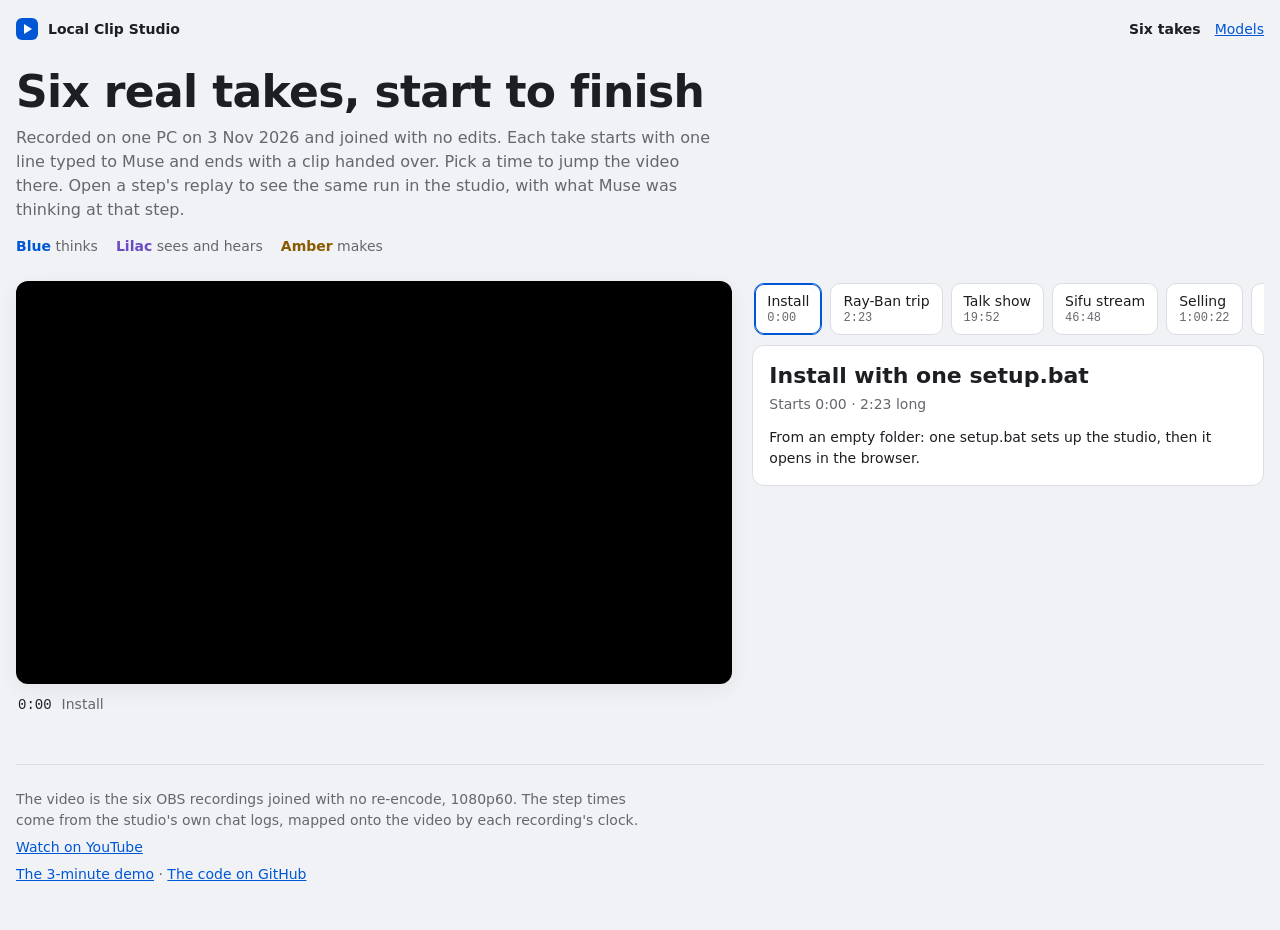
<file: index.html>
<!doctype html>
<html lang="en">
<head>
<meta charset="utf-8">
<meta name="viewport" content="width=device-width, initial-scale=1">
<title>Local Clip Studio Devlog</title>
<meta name="description" content="Six real takes of Local Clip Studio, uncut: every step Muse took, at its time in the video, with a replay of the same run.">
<style>
:root {
  --bg: #F0F2F5;
  --surface: #FFFFFF;
  --text: #1C1E21;
  --muted: #65676B;
  --line: #DADDE1;
  --think: #0057D6;
  --see: #6A4BC4;
  --make: #8A5A00;
  --you: #E7F0FF;
  --on-accent: #FFFFFF;
  --warn: #8A4B00;
  --shade: rgb(0 0 0 / 0.06);
  color-scheme: light;
}
@media (prefers-color-scheme: dark) {
  :root:not([data-theme="light"]) {
    --bg: #15171A;
    --surface: #1D2025;
    --text: #E4E6EA;
    --muted: #A0A8B3;
    --line: #2C3036;
    --think: #5B9BFF;
    --see: #CDBBFF;
    --make: #FFD27A;
    --you: #22324D;
    --on-accent: #0E1420;
    --warn: #F0A856;
    --shade: rgb(0 0 0 / 0.3);
    color-scheme: dark;
  }
}
:root[data-theme="dark"] {
  --bg: #15171A;
  --surface: #1D2025;
  --text: #E4E6EA;
  --muted: #A0A8B3;
  --line: #2C3036;
  --think: #5B9BFF;
  --see: #CDBBFF;
  --make: #FFD27A;
  --you: #22324D;
  --on-accent: #0E1420;
  --warn: #F0A856;
  --shade: rgb(0 0 0 / 0.3);
  color-scheme: dark;
}
* { box-sizing: border-box; }
html { -webkit-text-size-adjust: 100%; }
body {
  margin: 0;
  background: var(--bg);
  color: var(--text);
  font: 16px/1.5 system-ui, "Segoe UI", "Noto Sans Thai", "Leelawadee UI", sans-serif;
}
a { color: var(--think); }
:focus-visible { outline: 2px solid var(--think); outline-offset: 2px; border-radius: 6px; }
.mono { font-family: ui-monospace, "Cascadia Mono", Consolas, monospace; font-variant-numeric: tabular-nums; }
.wrap { max-width: 1320px; margin: 0 auto; padding: 0 16px; }
.top { display: flex; align-items: center; gap: 10px; padding: 18px 0 0; color: var(--muted); font-size: 14px; }
.top b { color: var(--text); font-weight: 650; }
.top nav { margin-left: auto; display: flex; gap: 14px; }
.top nav a[aria-current="page"] { color: var(--text); font-weight: 650; text-decoration: none; }
.mark { width: 22px; height: 22px; border-radius: 6px; background: var(--think); display: grid; place-items: center; }
.mark i { width: 0; height: 0; border-left: 8px solid var(--on-accent); border-top: 5px solid transparent; border-bottom: 5px solid transparent; margin-left: 2px; }
.intro { padding: 28px 0 24px; max-width: 70ch; }
.intro h1 { margin: 0 0 10px; font-size: clamp(28px, 4.4vw, 44px); line-height: 1.1; letter-spacing: -0.015em; text-wrap: balance; }
.intro p { margin: 0; color: var(--muted); }
.legend { display: flex; flex-wrap: wrap; gap: 6px 18px; margin-top: 14px; font-size: 14px; color: var(--muted); }
.legend span b { font-weight: 650; }
.think { color: var(--think); }
.see { color: var(--see); }
.make { color: var(--make); }
.grid { display: grid; grid-template-columns: minmax(0, 1fr); gap: 20px; padding-bottom: 48px; }
.grid > * { min-width: 0; }
.stage { position: sticky; top: 0; z-index: 3; background: var(--bg); padding: 8px 0 10px; margin: 0 -16px; padding-left: 16px; padding-right: 16px; }
.frame { position: relative; aspect-ratio: 16 / 9; background: #000; border-radius: 12px; overflow: hidden; box-shadow: 0 6px 24px var(--shade); }
.frame iframe, .frame #player { position: absolute; inset: 0; width: 100%; height: 100%; border: 0; }
.now { display: flex; gap: 10px; align-items: baseline; margin: 10px 2px 0; font-size: 14px; color: var(--muted); min-height: 21px; }
.now .mono { color: var(--text); }
.tabs { display: flex; gap: 8px; overflow-x: auto; padding: 2px 2px 10px; scrollbar-width: thin; }
.tab { flex: 0 0 auto; display: flex; flex-direction: column; align-items: flex-start; gap: 0; padding: 8px 12px; border: 1px solid var(--line); border-radius: 10px; background: var(--surface); color: var(--text); font: inherit; font-size: 14px; line-height: 1.3; cursor: pointer; text-align: left; }
.tab small { color: var(--muted); font-size: 12px; }
.tab[aria-selected="true"] { border-color: var(--think); box-shadow: inset 0 0 0 1px var(--think); }
.card { background: var(--surface); border: 1px solid var(--line); border-radius: 12px; padding: 16px; }
.card h2 { margin: 0 0 4px; font-size: 22px; line-height: 1.25; text-wrap: balance; }
.facts { margin: 0; color: var(--muted); font-size: 14px; }
.chips { display: flex; flex-wrap: wrap; gap: 6px; margin: 12px 0 0; padding: 0; list-style: none; }
.chips li { padding: 2px 9px; border: 1px solid currentColor; border-radius: 999px; font-size: 13px; }
.cost { margin: 12px 0 0; font-size: 14px; }
.cost b { font-weight: 650; }
.go { display: inline-flex; align-items: center; gap: 6px; margin-top: 14px; padding: 8px 14px; border-radius: 8px; background: var(--think); color: var(--on-accent); font-weight: 600; font-size: 14px; text-decoration: none; }
.go[aria-disabled="true"] { background: transparent; color: var(--muted); border: 1px dashed var(--line); font-weight: 500; }
.notes { margin: 14px 0 0; padding: 12px 14px; border-left: 3px solid var(--warn); background: var(--bg); border-radius: 0 8px 8px 0; font-size: 14px; }
.notes h3 { margin: 0 0 6px; font-size: 14px; color: var(--warn); }
.notes ul { margin: 0; padding-left: 18px; }
.notes p { margin: 8px 0 0; color: var(--muted); }
.list { list-style: none; margin: 12px 0 0; padding: 0; display: flex; flex-direction: column; gap: 2px; }
.row { display: grid; grid-template-columns: 76px minmax(0, 1fr) auto; gap: 4px 10px; align-items: start; padding: 8px 8px; border-radius: 8px; }
.row[aria-current="true"] { background: var(--surface); box-shadow: inset 3px 0 0 var(--think); }
.at { padding: 2px 6px; border: 0; border-radius: 6px; background: transparent; color: var(--think); font: inherit; font-size: 14px; cursor: pointer; text-align: left; }
.at:hover { background: var(--surface); }
.what { min-width: 0; }
.what b { font-weight: 600; }
.what .x { color: var(--muted); font-weight: 500; }
.ran { display: block; font-size: 13px; color: var(--muted); }
.ran span + span::before { content: "\00b7"; margin: 0 6px; color: var(--muted); }
.said { display: block; margin-top: 4px; padding: 6px 10px; border-radius: 10px; background: var(--you); color: var(--text); font-size: 14px; overflow-wrap: anywhere; }
.row.person .what b { color: var(--muted); font-weight: 600; font-size: 14px; }
.rep { font-size: 13px; white-space: nowrap; padding-top: 3px; }
.foot { padding: 24px 0 40px; border-top: 1px solid var(--line); color: var(--muted); font-size: 14px; }
.foot p { margin: 0 0 6px; max-width: 70ch; }
@media (min-width: 1000px) {
  .grid { grid-template-columns: minmax(0, 1.4fr) minmax(380px, 1fr); align-items: start; }
  .stage { top: 16px; margin: 0; padding: 0; border-radius: 12px; }
}
@media (max-width: 520px) {
  .row { grid-template-columns: 64px minmax(0, 1fr); }
  .rep { grid-column: 2; padding-top: 0; }
}
@media (prefers-reduced-motion: reduce) {
  * { scroll-behavior: auto !important; }
}
</style>
</head>
<body>
<div class="wrap">
  <header class="top"><span class="mark" aria-hidden="true"><i></i></span><b>Local Clip Studio</b><nav aria-label="Pages"><a href="index.html" aria-current="page">Six takes</a><a href="models.html">Models</a></nav></header>
  <section class="intro">
    <h1>Six real takes, start to finish</h1>
    <p>Recorded on one PC on 3 Nov 2026 and joined with no edits. Each take starts with one line typed to Muse and ends with a clip handed over. Pick a time to jump the video there. Open a step's replay to see the same run in the studio, with what Muse was thinking at that step.</p>
    <div class="legend" aria-label="Model colors"><span><b class="think">Blue</b> thinks</span><span><b class="see">Lilac</b> sees and hears</span><span><b class="make">Amber</b> makes</span></div>
  </section>
  <main class="grid">
    <div class="stage">
      <div class="frame"><div id="player"></div></div>
      <p class="now" aria-live="polite"><span class="mono" id="now-t">0:00</span><span id="now-what"></span></p>
    </div>
    <div>
      <div class="tabs" role="tablist" aria-label="Takes" id="tabs"></div>
      <section id="panel" role="tabpanel"></section>
    </div>
  </main>
  <footer class="foot">
    <p>The video is the six OBS recordings joined with no re-encode, 1080p60. The step times come from the studio's own chat logs, mapped onto the video by each recording's clock.</p>
    <p id="yt"></p>
    <p><a href="https://youtu.be/-Kbmh0N2bcA">The 3-minute demo</a> · <a href="https://github.com/ashirandev/local-clip-studio">The code on GitHub</a></p>
  </footer>
</div>
<script src="data.js"></script>
<script>
(() => {
  const D = window.DEVLOG;
  const ROLE = { "Muse Spark": "think", "Muse Spark Open": "think", "Muse Glimmer": "think", "Muse Wonder": "see", "Muse Voice Transcribe": "see", "SAM 3.1": "see", "Muse Image": "make" };
  const SHORT = (m) => m.replace(/^Muse /, "");
  const clock = (s) => {
    s = Math.max(0, Math.round(s));
    const h = Math.floor(s / 3600), m = Math.floor((s % 3600) / 60), x = s % 60;
    const p = (n) => String(n).padStart(2, "0");
    return h ? h + ":" + p(m) + ":" + p(x) : m + ":" + p(x);
  };
  const el = (tag, cls, text) => {
    const e = document.createElement(tag);
    if (cls) e.className = cls;
    if (text !== undefined) e.textContent = text;
    return e;
  };
  const install = { name: "Install with one setup.bat", short: "Install", start: 0, end: D.takes[0].start, steps: [], asks: [], models: [], notes: [], pack: null, install: true };
  const SHORTS = { "20261103-084524-7163": "Ray-Ban trip", "20261103-095357-480d": "Talk show", "20261103-102238-4c1d": "Sifu stream", "20261103-122209-55b6": "Selling", "20261103-130922-c73c": "Product review", "20261103-140443-7c21": "Vlog" };
  const takes = [install].concat(D.takes.map((t) => Object.assign({ short: SHORTS[t.chat] || t.name }, t)));
  const replay = (t, n) => "replay/" + t.pack + "/" + (n ? "#step=" + n : "");
  const ytLink = (s) => "https://youtu.be/" + D.video + (s ? "?t=" + Math.floor(s) : "");
  document.getElementById("yt").innerHTML = "";
  const a = el("a", "", "Watch on YouTube");
  a.href = ytLink(0);
  document.getElementById("yt").append(a);

  let player = null;
  let shown = -1;
  let rows = [];
  const seek = (s) => {
    if (player && player.seekTo) {
      player.seekTo(s, true);
      player.playVideo();
      tick(s);
    } else {
      window.open(ytLink(s), "_blank", "noopener");
    }
  };
  const which = (s) => {
    for (let i = takes.length - 1; i >= 0; i -= 1) if (s >= takes[i].start) return i;
    return 0;
  };

  const groups = (t) => {
    const out = [];
    t.steps.forEach((s) => {
      const last = out[out.length - 1];
      if (last && last.kind === "step" && last.title === s.title) {
        last.count += 1;
        s.ran.forEach((m) => { if (last.ran.indexOf(m) < 0) last.ran.push(m); });
      } else {
        out.push({ kind: "step", t: s.t, title: s.title, n: s.n, count: 1, ran: s.ran.slice() });
      }
    });
    t.asks.forEach((p, i) => {
      const label = p.tapped ? "A tap on a moment card" : p.cut_in ? "A message while Muse works" : i === 0 ? "The ask" : "A message";
      out.push({ kind: "person", t: p.t, title: label, text: p.text.replace(/^\(tapped\)\s*/, "") });
    });
    return out.sort((x, y) => x.t - y.t || (x.kind === "person" ? -1 : 1));
  };

  const tabsBox = document.getElementById("tabs");
  const tabs = takes.map((t, i) => {
    const b = el("button", "tab");
    b.type = "button";
    b.setAttribute("role", "tab");
    b.setAttribute("aria-selected", "false");
    b.append(el("span", "", t.short), el("small", "mono", clock(t.start)));
    b.addEventListener("click", () => { show(i); seek(t.start); });
    tabsBox.append(b);
    return b;
  });

  const panel = document.getElementById("panel");
  const show = (i) => {
    if (i === shown) return;
    shown = i;
    tabs.forEach((b, j) => b.setAttribute("aria-selected", String(j === i)));
    tabs[i].scrollIntoView({ block: "nearest", inline: "nearest" });
    const t = takes[i];
    panel.textContent = "";
    const card = el("div", "card");
    card.append(el("h2", "", t.name));
    const steps = t.steps.length;
    card.append(el("p", "facts", "Starts " + clock(t.start) + " · " + clock(t.end - t.start) + " long" + (steps ? " · " + steps + " steps" : "")));
    if (t.install) {
      card.append(el("p", "cost", "From an empty folder: one setup.bat sets up the studio, then it opens in the browser."));
    }
    if (t.models.length) {
      const ul = el("ul", "chips");
      ul.setAttribute("aria-label", "Models that ran");
      t.models.forEach((m) => ul.append(el("li", ROLE[m], m)));
      card.append(ul);
      const c = el("p", "cost");
      const local = t.models.indexOf("Muse Glimmer") >= 0;
      c.innerHTML = "";
      c.append("Cloud cost: ", el("b", "", "Meta $" + t.meta_usd.toFixed(2)), ", ", el("b", "", "Baseten $" + t.baseten_usd.toFixed(2)), local ? ". Muse Glimmer ran on this computer." : ".");
      card.append(c);
    }
    if (!t.install) {
      const go = el("a", "go", t.pack ? "Open the replay" : "Video only, no replay");
      if (t.pack) { go.href = replay(t, 0); go.target = "_blank"; go.rel = "noopener"; } else { go.setAttribute("aria-disabled", "true"); }
      card.append(go);
    }
    if (t.notes.length) {
      const n = el("div", "notes");
      n.append(el("h3", "", "What went wrong on camera"));
      const ul = el("ul");
      t.notes.forEach((x) => ul.append(el("li", "", x)));
      n.append(ul, el("p", "", D.notes_status));
      card.append(n);
    }
    panel.append(card);
    const list = el("ol", "list");
    rows = groups(t).map((g) => {
      const li = el("li", "row" + (g.kind === "person" ? " person" : ""));
      li.dataset.t = g.t;
      const at = el("button", "at mono", clock(g.t));
      at.type = "button";
      at.setAttribute("aria-label", "Play from " + clock(g.t));
      at.addEventListener("click", () => seek(g.t));
      const what = el("div", "what");
      const b = el("b", "", g.title);
      if (g.count > 1) b.append(" ", el("span", "x", "×" + g.count));
      what.append(b);
      if (g.kind === "person") {
        what.append(el("span", "said", g.text));
      } else if (g.ran.length) {
        const r = el("span", "ran");
        g.ran.forEach((m) => r.append(el("span", ROLE[m], SHORT(m))));
        what.append(r);
      }
      li.append(at, what);
      if (g.kind === "step" && t.pack) {
        const rep = el("a", "rep", "Replay, step " + g.n + (g.count > 1 ? "–" + (g.n + g.count - 1) : ""));
        rep.href = replay(t, g.n);
        rep.target = "_blank";
        rep.rel = "noopener";
        li.append(rep);
      } else {
        li.append(el("span"));
      }
      list.append(li);
      return li;
    });
    panel.append(list);
  };

  const nowT = document.getElementById("now-t"), nowWhat = document.getElementById("now-what");
  let lastRow = null;
  const tick = (s) => {
    const i = which(s);
    show(i);
    nowT.textContent = clock(s);
    let cur = null;
    rows.forEach((r) => { if (Number(r.dataset.t) <= s) cur = r; });
    if (cur !== lastRow) {
      if (lastRow) lastRow.removeAttribute("aria-current");
      if (cur) cur.setAttribute("aria-current", "true");
      lastRow = cur;
    }
    const label = cur ? cur.querySelector(".what b").textContent : "";
    nowWhat.textContent = takes[i].short + (label ? " · " + label : "");
  };

  show(0);
  tick(0);

  window.onYouTubeIframeAPIReady = () => {
    player = new YT.Player("player", {
      host: "https://www.youtube-nocookie.com",
      videoId: D.video,
      playerVars: { rel: 0, playsinline: 1 },
      events: {
        onReady: () => {
          setInterval(() => {
            if (player.getPlayerState && player.getPlayerState() === YT.PlayerState.PLAYING) tick(player.getCurrentTime());
          }, 500);
        }
      }
    });
  };
  const s = document.createElement("script");
  s.src = "https://www.youtube.com/iframe_api";
  s.onerror = () => {
    const f = document.createElement("iframe");
    f.src = "https://www.youtube-nocookie.com/embed/" + D.video + "?rel=0";
    f.title = "Local Clip Studio devlog";
    f.allow = "encrypted-media; picture-in-picture; fullscreen";
    document.getElementById("player").replaceWith(f);
  };
  document.head.append(s);
})();
</script>
</body>
</html>
</file>
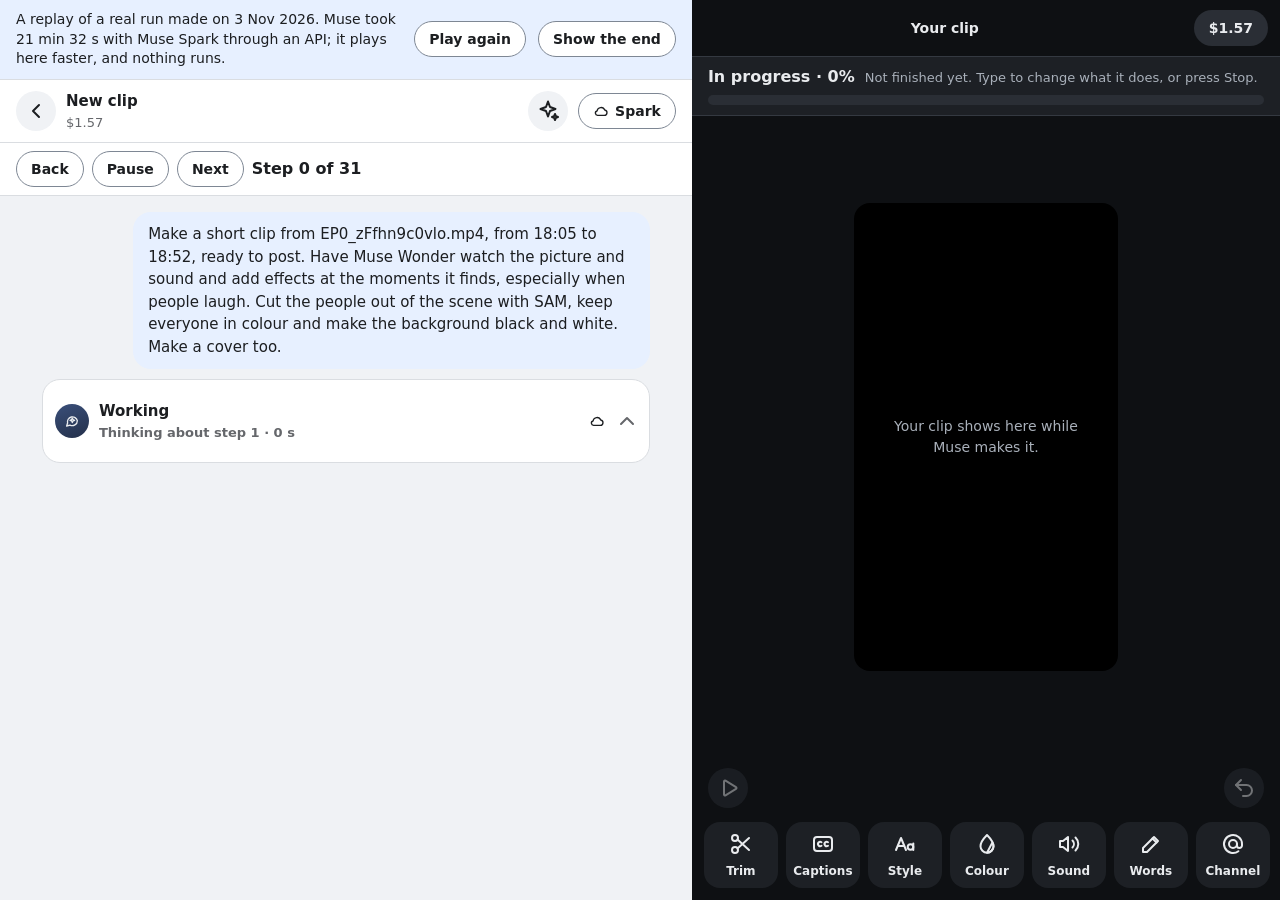
<file: replay/ep0_480d/index.html>
<!doctype html>
<html lang="en">
<head>
<meta charset="utf-8">
<meta name="viewport" content="width=device-width, initial-scale=1, viewport-fit=cover">
<title>Local Clip Studio · long videos into short clips</title>
<link rel="stylesheet" href="style.css">
<link rel="icon" type="image/svg+xml" href="icon.svg">
</head>
<body>
<svg class="sprite" aria-hidden="true">
  <symbol id="i-bin" viewBox="0 0 24 24"><path d="M4 7h16M9 7V4h6v3M6 7l1 13h10l1-13M10 11v6M14 11v6"/></symbol>
  <symbol id="i-back" viewBox="0 0 24 24"><path d="M15 18l-6-6 6-6"/></symbol>
  <symbol id="i-down" viewBox="0 0 24 24"><path d="M6 9l6 6 6-6"/></symbol>
  <symbol id="i-plus" viewBox="0 0 24 24"><path d="M12 5v14M5 12h14"/></symbol>
  <symbol id="i-minus" viewBox="0 0 24 24"><path d="M5 12h14"/></symbol>
  <symbol id="i-play" viewBox="0 0 24 24"><path class="solid" d="M8 5.5v13a1 1 0 0 0 1.5.86l10.5-6.5a1 1 0 0 0 0-1.72L9.5 4.64A1 1 0 0 0 8 5.5z"/></symbol>
  <symbol id="i-pause" viewBox="0 0 24 24"><rect class="solid" x="6" y="5" width="4" height="14" rx="1"/><rect class="solid" x="14" y="5" width="4" height="14" rx="1"/></symbol>
  <symbol id="i-stop" viewBox="0 0 24 24"><rect class="solid" x="6" y="6" width="12" height="12" rx="2"/></symbol>
  <symbol id="i-replay" viewBox="0 0 24 24"><path d="M3 12a9 9 0 1 0 3-6.7L3 8"/><path d="M3 3v5h5"/><path class="solid" d="M10 9v6l5-3z"/></symbol>
  <symbol id="i-again" viewBox="0 0 24 24"><path d="M20 11a8 8 0 1 0-2.3 5.7"/><path d="M20 4v7h-7"/></symbol>
  <symbol id="i-undo" viewBox="0 0 24 24"><path d="M9 14L4 9l5-5"/><path d="M4 9h10.5a5.5 5.5 0 0 1 0 11H11"/></symbol>
  <symbol id="i-cc" viewBox="0 0 24 24"><rect x="3" y="5" width="18" height="14" rx="3"/><path d="M10.5 10.2a2.2 2.2 0 1 0 0 3.6M17 10.2a2.2 2.2 0 1 0 0 3.6"/></symbol>
  <symbol id="i-aa" viewBox="0 0 24 24"><path d="M3 18l5-12 5 12M4.8 14h6.4"/><circle cx="17.5" cy="15" r="2.8"/><path d="M20.3 11.5V18"/></symbol>
  <symbol id="i-drop" viewBox="0 0 24 24"><path d="M12 3s6.5 6.6 6.5 11.2a6.5 6.5 0 0 1-13 0C5.5 9.6 12 3 12 3z"/><path class="solid" d="M12 20.7a6.5 6.5 0 0 0 6.5-6.5c0-1.2-.4-2.5-1.1-3.8L12 20.7z"/></symbol>
  <symbol id="i-sound" viewBox="0 0 24 24"><path d="M11 5L6 9H3v6h3l5 4z"/><path d="M15.5 8.5a5 5 0 0 1 0 7M18.5 5.5a9 9 0 0 1 0 13"/></symbol>
  <symbol id="i-mute" viewBox="0 0 24 24"><path d="M11 5L6 9H3v6h3l5 4z"/><path d="M16 9l5 6M21 9l-5 6"/></symbol>
  <symbol id="i-words" viewBox="0 0 24 24"><path d="M4 20h4L19 9l-4-4L4 16z"/><path d="M13.5 6.5l4 4"/></symbol>
  <symbol id="i-at" viewBox="0 0 24 24"><circle cx="12" cy="12" r="4"/><path d="M16 12v1.5a2.5 2.5 0 0 0 5 0V12a9 9 0 1 0-3.6 7.2"/></symbol>
  <symbol id="i-muse" viewBox="0 0 24 24"><path d="M20 11.5a7.5 7.5 0 0 1-11 6.6L4 19.5l1.4-4.4A7.5 7.5 0 1 1 20 11.5z"/><path class="solid" d="M12.5 7.5l1 2.4 2.4 1-2.4 1-1 2.4-1-2.4-2.4-1 2.4-1z"/></symbol>
  <symbol id="i-spark" viewBox="0 0 24 24"><path class="solid" d="M12 2.5l2 5.5 5.5 2-5.5 2-2 5.5-2-5.5-5.5-2 5.5-2z"/><path class="solid" d="M19 15l.9 2.1 2.1.9-2.1.9-.9 2.1-.9-2.1-2.1-.9 2.1-.9z"/></symbol>
  <symbol id="i-sliders" viewBox="0 0 24 24"><path d="M4 6h16M4 12h16M4 18h16"/><circle class="solid" cx="9" cy="6" r="2.4"/><circle class="solid" cx="15" cy="12" r="2.4"/><circle class="solid" cx="8" cy="18" r="2.4"/></symbol>
  <symbol id="i-out" viewBox="0 0 24 24"><path d="M12 15V3M7 8l5-5 5 5"/><path d="M5 13v5a2 2 0 0 0 2 2h10a2 2 0 0 0 2-2v-5"/></symbol>
  <symbol id="i-save" viewBox="0 0 24 24"><path d="M12 4v11M7 10l5 5 5-5M5 20h14"/></symbol>
  <symbol id="i-lanes" viewBox="0 0 24 24"><rect x="3" y="4" width="12" height="4" rx="1.5"/><rect x="7" y="10" width="14" height="4" rx="1.5"/><rect x="3" y="16" width="9" height="4" rx="1.5"/></symbol>
  <symbol id="i-copy" viewBox="0 0 24 24"><rect x="8" y="8" width="12" height="12" rx="2"/><path d="M16 8V6a2 2 0 0 0-2-2H6a2 2 0 0 0-2 2v8a2 2 0 0 0 2 2h2"/></symbol>
  <symbol id="i-cloud" viewBox="0 0 24 24"><path d="M7 18.5h10a4 4 0 0 0 .6-7.95A6 6 0 0 0 6.1 12 3.3 3.3 0 0 0 7 18.5z"/></symbol>
  <symbol id="i-pc" viewBox="0 0 24 24"><rect x="4" y="5" width="16" height="11" rx="1.5"/><path d="M2 19.5h20"/></symbol>
  <symbol id="i-phone" viewBox="0 0 24 24"><rect x="6.5" y="2.5" width="11" height="19" rx="2.5"/><path d="M10.5 18.5h3"/></symbol>
  <symbol id="i-stack" viewBox="0 0 24 24"><rect x="7" y="3" width="12" height="15" rx="2"/><path d="M4 7v11a3 3 0 0 0 3 3h9"/></symbol>
  <symbol id="i-bubble" viewBox="0 0 24 24"><path d="M20 11.5a7.5 7.5 0 0 1-11 6.6L4 19.5l1.4-4.4A7.5 7.5 0 1 1 20 11.5z"/></symbol>
  <symbol id="i-film" viewBox="0 0 24 24"><rect x="4" y="3" width="16" height="18" rx="2"/><path d="M8 3v18M16 3v18M4 8h4M4 16h4M16 8h4M16 16h4"/></symbol>
  <symbol id="i-from" viewBox="0 0 24 24"><path d="M9 4H6v16h3M13 12h8M17 8l4 4-4 4"/></symbol>
  <symbol id="i-to" viewBox="0 0 24 24"><path d="M15 4h3v16h-3M11 12H3M7 8l-4 4 4 4"/></symbol>
  <symbol id="i-send" viewBox="0 0 24 24"><path d="M5 12h14M13 6l6 6-6 6"/></symbol>
  <symbol id="i-full" viewBox="0 0 24 24"><path d="M4 9V4h5M20 9V4h-5M4 15v5h5M20 15v5h-5"/></symbol>
  <symbol id="i-tap" viewBox="0 0 24 24"><path d="M9 11V5.5a1.5 1.5 0 0 1 3 0V11l4.2.7a2 2 0 0 1 1.7 2.2l-.6 4.6a2 2 0 0 1-2 1.7h-5.1a2 2 0 0 1-1.6-.8L5 16.2a1.5 1.5 0 0 1 2.2-2L9 16"/></symbol>
  <symbol id="i-cash" viewBox="0 0 24 24"><circle cx="12" cy="12" r="9"/><path d="M14.8 9.2c-.5-.8-1.5-1.2-2.8-1.2-1.6 0-2.8.8-2.8 2s1.2 1.7 2.8 2 2.8.8 2.8 2-1.2 2-2.8 2c-1.3 0-2.4-.5-2.9-1.3M12 6.5v11"/></symbol>
  <symbol id="i-search" viewBox="0 0 24 24"><circle cx="11" cy="11" r="6.5"/><path d="M16 16l4.5 4.5"/></symbol>
  <symbol id="i-list" viewBox="0 0 24 24"><path d="M9 6h11M9 12h11M9 18h11"/><path d="M4 6l1 1 2-2M4 12l1 1 2-2M4 18l1 1 2-2"/></symbol>
  <symbol id="i-tag" viewBox="0 0 24 24"><path d="M3 12V4h8l10 10-8 8z"/><circle class="solid" cx="7.5" cy="8.5" r="1.5"/></symbol>
  <symbol id="i-wave" viewBox="0 0 24 24"><path d="M3 12h2M7 8v8M11 5v14M15 9v6M19 7v10"/></symbol>
  <symbol id="i-eye" viewBox="0 0 24 24"><path d="M2 12s3.6-7 10-7 10 7 10 7-3.6 7-10 7S2 12 2 12z"/><circle cx="12" cy="12" r="3"/></symbol>
  <symbol id="i-eye-off" viewBox="0 0 24 24"><path d="M2 12s3.6-7 10-7 10 7 10 7-3.6 7-10 7S2 12 2 12z"/><circle cx="12" cy="12" r="3"/><path d="M4 4l16 16"/></symbol>
  <symbol id="i-star" viewBox="0 0 24 24"><path d="M12 3l2.7 5.6 6.1.8-4.5 4.2 1.1 6.1L12 16.8l-5.4 2.9 1.1-6.1-4.5-4.2 6.1-.8z"/></symbol>
  <symbol id="i-cut" viewBox="0 0 24 24"><circle cx="6" cy="6" r="3"/><circle cx="6" cy="18" r="3"/><path d="M8.5 7.5L20 18M8.5 16.5L20 6"/></symbol>
  <symbol id="i-blur" viewBox="0 0 24 24"><circle cx="12" cy="8" r="4"/><path d="M4 21a8 8 0 0 1 16 0"/><path d="M3 3l18 18"/></symbol>
  <symbol id="i-move" viewBox="0 0 24 24"><path d="M4 9V4h5M20 15v5h-5M4 4l6 6M20 20l-6-6"/></symbol>
  <symbol id="i-hand" viewBox="0 0 24 24"><path d="M7 12V6.5a1.5 1.5 0 0 1 3 0V11m0-1V4.5a1.5 1.5 0 0 1 3 0V11m0-1V5.5a1.5 1.5 0 0 1 3 0V12m0-3.5a1.5 1.5 0 0 1 3 0V15a6 6 0 0 1-6 6h-1.5a6 6 0 0 1-4.8-2.4L3.4 14.3a1.5 1.5 0 0 1 2.3-1.9L7 14"/></symbol>
  <symbol id="i-sticker" viewBox="0 0 24 24"><path d="M20 12V6a2 2 0 0 0-2-2H6a2 2 0 0 0-2 2v12a2 2 0 0 0 2 2h6z"/><path d="M12 20a8 8 0 0 0 8-8h-6a2 2 0 0 0-2 2z"/><circle class="solid" cx="9" cy="9.5" r="1.2"/><circle class="solid" cx="14" cy="9.5" r="1.2"/></symbol>
  <symbol id="i-gear" viewBox="0 0 24 24"><circle cx="12" cy="12" r="3"/><path d="M12 2v3M12 19v3M2 12h3M19 12h3M4.9 4.9l2.1 2.1M17 17l2.1 2.1M4.9 19.1L7 17M17 7l2.1-2.1"/></symbol>
  <symbol id="i-shield" viewBox="0 0 24 24"><path d="M12 3l8 3v6c0 4.5-3.4 8.2-8 9-4.6-.8-8-4.5-8-9V6z"/><path d="M8.5 12l2.5 2.5 4.5-5"/></symbol>
  <symbol id="i-check" viewBox="0 0 24 24"><path d="M5 12.5l4.5 4.5L19 7"/></symbol>
  <symbol id="i-x" viewBox="0 0 24 24"><path d="M6 6l12 12M18 6L6 18"/></symbol>
  <symbol id="i-dash" viewBox="0 0 24 24"><path d="M6 12h12"/></symbol>
  <symbol id="i-warn" viewBox="0 0 24 24"><path d="M12 3l9.5 17h-19z"/><path d="M12 10v4M12 17.2v.1"/></symbol>
  <symbol id="i-think" viewBox="0 0 24 24"><path d="M9 18h6M10 21h4"/><path d="M12 3a6 6 0 0 0-3.6 10.8c.7.5 1.1 1.3 1.1 2.2h5c0-.9.4-1.7 1.1-2.2A6 6 0 0 0 12 3z"/></symbol>
  <symbol id="i-sun" viewBox="0 0 24 24"><circle cx="12" cy="12" r="4"/><path d="M12 2v2M12 20v2M2 12h2M20 12h2M5 5l1.4 1.4M17.6 17.6L19 19M5 19l1.4-1.4M17.6 6.4L19 5"/></symbol>
  <symbol id="i-moon" viewBox="0 0 24 24"><path d="M20 14.5A8 8 0 1 1 9.5 4a6.5 6.5 0 0 0 10.5 10.5z"/></symbol>
  <symbol id="i-auto" viewBox="0 0 24 24"><circle cx="12" cy="12" r="8"/><path class="solid" d="M12 4a8 8 0 0 1 0 16z"/></symbol>
  <symbol id="i-folder" viewBox="0 0 24 24"><path d="M3 7a2 2 0 0 1 2-2h4l2 2h8a2 2 0 0 1 2 2v8a2 2 0 0 1-2 2H5a2 2 0 0 1-2-2z"/></symbol>
  <symbol id="i-people" viewBox="0 0 24 24"><circle cx="9" cy="8" r="3.5"/><path d="M2.5 20a6.5 6.5 0 0 1 13 0"/><circle cx="17" cy="9" r="2.5"/><path d="M16 14.2a5 5 0 0 1 6 4.8"/></symbol>
</svg>

<div class="app" id="app" data-screen="home">
  <main class="home" id="home" aria-label="Your clips">
    <header class="h-top">
      <img class="mark" src="icon.svg" alt="" width="36" height="36">
      <h1>Local Clip Studio</h1>
      <button type="button" class="pill money" id="month" data-sheet="cost" hidden></button>
      <button type="button" class="round" data-sheet="features" aria-label="Features"><svg class="ico"><use href="#i-spark"/></svg></button>
      <button type="button" class="round" data-sheet="options" aria-label="Options"><svg class="ico"><use href="#i-sliders"/></svg></button>
    </header>
    <button type="button" class="muse-chip" id="museChip" data-sheet="options"></button>
    <p class="sub" id="museWhere" hidden></p>
    <section class="grid" id="grid" aria-label="Chats and the clips they made"></section>
    <p class="grid-empty" id="gridEmpty" hidden>No clips yet. Tap + to make your first one.</p>
    <p class="home-setup" id="homeSetUp" hidden><button type="button" class="pill go" data-sheet="options"><svg class="ico sm"><use href="#i-save"/></svg>Set up Muse</button></p>
    <button type="button" class="fab" id="new" aria-label="New clip"><svg class="ico"><use href="#i-plus"/></svg></button>
  </main>

  <section class="chat" id="chatView" aria-label="Chat">
    <header class="c-top">
      <button type="button" class="round" id="toHome" aria-label="All clips"><svg class="ico"><use href="#i-back"/></svg></button>
      <div class="c-name"><b id="chatName">New clip</b><span id="chatSub"></span></div>
      <button type="button" class="round" id="chatFeatures" data-sheet="features" aria-label="Features"><svg class="ico"><use href="#i-spark"/></svg></button>
      <button type="button" class="pill" id="chatMuse" data-sheet="options"></button>
      <button type="button" class="thumb" id="toClip" aria-label="Open the clip" hidden></button>
    </header>
    <div class="log" id="log" aria-live="polite">
      <div class="welcome" id="welcome">
        <p class="w-head"><svg class="ico sm"><use href="#i-film"/></svg>Pick a video</p>
        <div class="newest">
          <button type="button" class="recording pick"><svg class="ico"><use href="#i-folder"/></svg><span class="first">Browse…</span><span class="meta">or drop a video on this page</span></button>
          <button type="button" class="recording from-phone"><svg class="ico"><use href="#i-phone"/></svg><span class="first">Send from this phone</span><span class="meta">Photos and videos go to the computer</span></button>
        </div>
        <p class="w-head"><svg class="ico sm"><use href="#i-spark"/></svg>Ideas</p>
        <div class="ideas">
          <button type="button" class="chip idea" data-sheet="features"><svg class="ico sm"><use href="#i-spark"/></svg>All features</button>
          <button type="button" class="chip idea" data-idea="A funny 20-second clip">Funny 20 s</button>
          <button type="button" class="chip idea" data-idea="The best moment, ready to post">The best moment</button>
          <button type="button" class="chip idea" data-idea="Highlights of the whole video">Highlights</button>
          <button type="button" class="chip idea" data-idea="A clip with English captions">English captions</button>
        </div>
      </div>
    </div>
    <form class="composer" id="composer">
      <div class="attached" id="attached" hidden></div>
      <div class="counts" id="counts" role="group" aria-label="How many clips" hidden><span>Clips</span><button type="button" data-n="1" aria-pressed="true">1</button><button type="button" data-n="5" aria-pressed="false">5</button><button type="button" data-n="10" aria-pressed="false">10</button><button type="button" data-n="20" aria-pressed="false">20</button><span class="says" id="countSays"></span></div>
      <button type="button" class="round add" id="add" aria-label="Open a video"><svg class="ico"><use href="#i-plus"/></svg></button>
      <textarea id="text" rows="1" placeholder="Tell Muse what you want" aria-label="Your message"></textarea>
      <button type="submit" class="send" id="send" aria-label="Send"><svg class="ico"><use href="#i-send"/></svg></button>
      <button type="button" class="send stop" id="stop" aria-label="Stop" hidden><svg class="ico"><use href="#i-stop"/></svg></button>
    </form>
    <p class="status" id="status" role="status">Connecting…</p>
  </section>

  <section class="clip" id="clip" aria-label="Your clip">
    <header class="e-top">
      <button type="button" class="round dark" id="clipBack" aria-label="Back to the chat"><svg class="ico"><use href="#i-back"/></svg></button>
      <h2 id="clipTitle">Your clip</h2>
      <button type="button" class="pill dark" id="clipCost" data-sheet="cost" hidden></button>
      <button type="button" class="round go" id="clipSave" data-sheet="out" aria-label="Save or export" hidden><svg class="ico"><use href="#i-out"/></svg></button>
    </header>
    <div class="job-bar" id="jobBar" hidden>
      <p class="job-says"><b id="jobBarSays"></b><span id="jobBarStep"></span></p>
      <div class="job-track" id="jobBarTrack" role="progressbar" aria-label="How far the work is" aria-valuemin="0" aria-valuemax="100" aria-valuenow="0"><i id="jobBarFill"></i></div>
    </div>
    <div class="album" id="album" role="group" aria-label="The clips made in one go" hidden></div>
    <div class="stage">
      <div class="frame-wrap">
        <div class="frame" id="frame"><p class="hint">Your clip shows here while Muse makes it.</p></div>
        <div class="part-boxes" id="partBoxes" hidden></div>
        <button type="button" class="big-play" id="bigPlay" aria-label="Play" hidden><svg class="ico"><use href="#i-play"/></svg></button>
        <button type="button" class="full" id="full" aria-label="Full screen" hidden><svg class="ico"><use href="#i-full"/></svg></button>
        <div class="canvas-tools" id="canvasTools" role="group" aria-label="What a drag on the picture does" hidden>
          <button type="button" class="pill dark" id="canvasDrag" aria-pressed="true"><svg class="ico sm"><use href="#i-move"/></svg>Drag</button>
          <button type="button" class="pill dark" id="canvasPan" aria-pressed="false"><svg class="ico sm"><use href="#i-hand"/></svg>Pan</button>
        </div>
        <div class="watch" id="watch" hidden>
          <video id="watchVideo" controls playsinline preload="metadata"></video>
          <button type="button" class="pill watch-back" id="watchBack"><svg class="ico sm"><use href="#i-back"/></svg>Back to the newest</button>
        </div>
      </div>
    </div>
    <p class="preview-line" id="previewLine" role="status" hidden></p>
    <div class="e-row">
      <button type="button" class="round dark" id="play" aria-label="Play" disabled><svg class="ico"><use href="#i-play"/></svg></button>
      <span class="e-time" id="time"></span>
      <button type="button" class="pill dark again go" id="againButton" hidden><svg class="ico sm"><use href="#i-again"/></svg>Update video</button>
      <button type="button" class="round dark" id="eye" aria-label="Hide the captions" aria-pressed="false" hidden><svg class="ico"><use href="#i-eye"/></svg></button>
      <button type="button" class="round dark" id="clipUndo" aria-label="Undo the last change" disabled><svg class="ico"><use href="#i-undo"/></svg></button>
    </div>
    <p class="again-line" id="againLine" role="status"></p>
    <div class="clip-tools" id="clipTools" hidden>
      <input type="range" id="clipAt" min="0" max="20" step="0.01" value="0" aria-label="Where in the clip">
      <span class="clip-at" id="clipAtLine">0.0 s</span>
    </div>
    <div class="timeline" id="timeline">
      <button type="button" class="round dark lanes-fold" id="lanesFold" aria-label="Fold the timeline" aria-expanded="true"><svg class="ico"><use href="#i-down"/></svg></button>
      <div class="lanes" id="lanes"></div>
    </div>
    <div class="basket" id="basket">
      <div class="basket-top">
        <p class="basket-says" id="basketSays"></p>
        <button type="button" class="pill" id="basketBack" hidden><svg class="ico sm"><use href="#i-lanes"/></svg>Back to the timeline</button>
      </div>
      <div class="basket-row" id="basketRow" role="group" aria-label="The clips to choose from"></div>
    </div>
    <div class="pick-bar" id="pickBar" hidden>
      <p class="pick-says" id="pickSays"></p>
      <button type="button" class="pill" id="pickBack" hidden><svg class="ico sm"><use href="#i-x"/></svg>As it was</button>
      <button type="button" class="pill" id="pickWords" hidden><svg class="ico sm"><use href="#i-words"/></svg>Change words</button>
      <button type="button" class="pill" id="pickOff" hidden><svg class="ico sm"><use href="#i-x"/></svg>Take off</button>
      <button type="button" class="pill go" id="pickGo" hidden><svg class="ico sm"><use href="#i-cut"/></svg><span>Apply</span></button>
      <div class="acts pick-spot" id="pickSpot" role="group" aria-label="Move it on the picture" hidden>
        <button type="button" class="act" data-spot="up"><svg class="ico up"><use href="#i-down"/></svg><span>Up</span></button>
        <button type="button" class="act" data-spot="down"><svg class="ico"><use href="#i-down"/></svg><span>Down</span></button>
        <button type="button" class="act side" data-spot="left"><svg class="ico left"><use href="#i-down"/></svg><span>Left</span></button>
        <button type="button" class="act side" data-spot="right"><svg class="ico right"><use href="#i-down"/></svg><span>Right</span></button>
        <button type="button" class="act side" data-spot="bigger"><svg class="ico"><use href="#i-plus"/></svg><span>Bigger</span></button>
        <button type="button" class="act side" data-spot="smaller"><svg class="ico"><use href="#i-minus"/></svg><span>Smaller</span></button>
      </div>
    </div>
    <p class="clip-line" id="clipLine"></p>
    <nav class="tools" id="partTabs" aria-label="Change the clip">
      <button type="button" class="tool muse" id="toChat"><svg class="ico"><use href="#i-muse"/></svg>Chat</button>
      <button type="button" class="tool" data-show="trim" aria-pressed="false"><svg class="ico"><use href="#i-cut"/></svg>Trim</button>
      <button type="button" class="tool" data-show="layout" aria-pressed="false" hidden><svg class="ico"><use href="#i-stack"/></svg>Layout</button>
      <button type="button" class="tool" data-show="frame" aria-pressed="false" hidden><svg class="ico"><use href="#i-move"/></svg>Frame</button>
      <button type="button" class="tool" data-show="caps" aria-pressed="false"><svg class="ico"><use href="#i-cc"/></svg>Captions</button>
      <button type="button" class="tool" data-show="style" aria-pressed="false"><svg class="ico"><use href="#i-aa"/></svg>Style</button>
      <button type="button" class="tool" data-show="look" aria-pressed="false"><svg class="ico"><use href="#i-drop"/></svg>Colour</button>
      <button type="button" class="tool" data-show="fx" aria-pressed="false" hidden><svg class="ico"><use href="#i-spark"/></svg>Effects</button>
      <button type="button" class="tool" data-show="sound" aria-pressed="false"><svg class="ico"><use href="#i-sound"/></svg>Sound</button>
      <button type="button" class="tool" id="blurTab" data-show="blur" aria-pressed="false" hidden><svg class="ico"><use href="#i-blur"/></svg>Blur</button>
      <button type="button" class="tool" data-show="words" aria-pressed="false"><svg class="ico"><use href="#i-words"/></svg>Words</button>
      <button type="button" class="tool" data-show="channel" aria-pressed="false"><svg class="ico"><use href="#i-at"/></svg>Channel</button>
      <button type="button" class="tool" data-show="album" aria-pressed="false" hidden><svg class="ico"><use href="#i-film"/></svg>Album</button>
    </nav>
  </section>
</div>

<div class="s-back" id="sheetBack"></div>
<section class="sheet" id="sheet" role="dialog" aria-modal="true" aria-labelledby="sheetHead" hidden>
  <div class="s-grip" aria-hidden="true"></div>
  <div class="s-head"><svg class="ico" id="sheetIcon"><use href="#i-cc"/></svg><b id="sheetHead"></b><button type="button" class="round" id="sheetClose" aria-label="Close"><svg class="ico"><use href="#i-down"/></svg></button></div>
  <div class="panel" id="panel">
    <div class="panel-group" data-part="caps">
      <div class="panel-row" id="capsRow"></div>
      <p class="panel-why" id="capsWhy" hidden></p>
      <p class="s-sub"><svg class="ico sm"><use href="#i-bubble"/></svg>Language</p>
      <div class="seg" id="langRow" role="group" aria-label="Language of the captions"></div>
      <p class="panel-why" id="langWhy" hidden></p>
    </div>
    <div class="panel-group" data-part="layout">
      <p class="channel-says" id="canvasSays" role="status"></p>
      <div class="panel-row" id="layoutRow"></div>
      <p class="panel-why" id="layoutWhy" role="status" hidden></p>
      <p class="s-sub" id="circleHead" hidden><svg class="ico sm"><use href="#i-people"/></svg>Face circle</p>
      <div class="panel-row" id="circleRow" role="group" aria-label="Where the face circle sits" hidden></div>
      <p class="panel-why" id="circleWhy" hidden></p>
      <p class="s-sub" id="partHead" hidden><svg class="ico sm"><use href="#i-move"/></svg>Which part</p>
      <div class="seg" id="partPick" role="group" aria-label="Which part of the frame" hidden></div>
      <div class="acts" id="partRow" hidden>
        <button type="button" class="act" data-part-do="bigger"><svg class="ico"><use href="#i-plus"/></svg><span>Bigger</span></button>
        <button type="button" class="act" data-part-do="smaller"><svg class="ico"><use href="#i-minus"/></svg><span>Smaller</span></button>
        <button type="button" class="act" data-part-do="up"><svg class="ico up"><use href="#i-down"/></svg><span>Up</span></button>
        <button type="button" class="act" data-part-do="down"><svg class="ico"><use href="#i-down"/></svg><span>Down</span></button>
      </div>
      <p class="panel-why" id="partWhy" role="status" hidden></p>
    </div>
    <div class="panel-group" data-part="style">
      <div class="panel-row wide" id="styleRow"></div>
      <p class="panel-why" id="styleWhy" hidden></p>
    </div>
    <div class="panel-group" data-part="look">
      <div class="panel-row" id="lookRow"></div>
      <p class="panel-why" id="lookWhy" hidden></p>
    </div>
    <div class="panel-group" data-part="fx">
      <p class="channel-says" id="fxSays"></p>
      <p class="s-sub"><svg class="ico sm"><use href="#i-spark"/></svg>Hits</p>
      <div class="panel-row" id="fxHits" role="group" aria-label="Hits"></div>
      <form class="word-edit" id="fxWordForm" hidden>
        <input class="channel-input" id="fxWord" maxlength="20" placeholder="The word" autocomplete="off" aria-label="The word">
        <button type="submit" class="pill">Put it on</button>
      </form>
      <p class="s-sub"><svg class="ico sm"><use href="#i-sound"/></svg>Sounds</p>
      <div class="panel-row" id="fxSounds" role="group" aria-label="Sounds"></div>
      <p class="s-sub"><svg class="ico sm"><use href="#i-sticker"/></svg>Stickers</p>
      <div class="seg" id="fxHow" role="group" aria-label="One sticker or a burst"></div>
      <div class="fx-stickers" id="fxStickers" role="group" aria-label="Stickers"></div>
      <p class="panel-why" id="fxWhy" role="status" hidden></p>
    </div>
    <div class="panel-group" data-part="channel">
      <div class="panel-row" id="channelRow"></div>
      <p class="panel-why" id="channelWhy" hidden></p>
      <p class="channel-says" id="channelSays"></p>
      <div class="panel-row" id="spotRow" role="group" aria-label="Where the channel's name goes" hidden></div>
      <p class="panel-why" id="spotWhy" hidden></p>
      <form class="word-edit" id="channelSave">
        <input class="channel-input" id="channelName" maxlength="40" placeholder="Channel name" autocomplete="off" aria-label="Channel name">
        <input class="channel-input" id="channelHandle" maxlength="30" placeholder="@yourchannel" autocomplete="off" aria-label="Name drawn on every clip">
        <button type="submit" class="pill">Save this look</button>
      </form>
    </div>
    <div class="panel-group" data-part="album">
      <form class="word-edit" id="taglineForm">
        <input class="channel-input" id="taglineWords" maxlength="30" placeholder="Tagline" autocomplete="off" aria-label="Tagline">
        <button type="submit" class="pill">Put on this clip</button>
      </form>
      <div class="panel-row" id="tagSpotRow" role="group" aria-label="Where the tagline goes" hidden></div>
      <p class="panel-why" id="tagSpotWhy" hidden></p>
      <p class="s-sub"><svg class="ico sm"><use href="#i-film"/></svg>Use on all clips</p>
      <div class="album-parts" id="albumParts" role="group" aria-label="What to put on the other clips"></div>
      <p class="channel-says">Each clip keeps its own headline.</p>
      <div class="album-acts">
        <button type="button" class="pill go" id="albumUse">Use this clip's look on all clips</button>
        <button type="button" class="pill" id="albumBack" hidden>Take back</button>
        <button type="button" class="pill" id="albumMake" hidden></button>
      </div>
      <p class="channel-says" id="albumSays" role="status" hidden></p>
    </div>
    <div class="panel-group" data-part="sound">
      <div class="mini-wave" aria-hidden="true"></div>
      <div class="acts" id="muteRow">
        <button type="button" class="act" id="muteFrom"><svg class="ico"><use href="#i-from"/></svg><span>From here</span></button>
        <button type="button" class="act" id="muteTo"><svg class="ico"><use href="#i-to"/></svg><span>To here</span></button>
        <button type="button" class="act go" id="muteGo" disabled><svg class="ico"><use href="#i-mute"/></svg><span>Mute</span></button>
      </div>
      <div class="panel-row" id="mutedRow" role="group" aria-label="Parts muted now"></div>
      <div class="panel-row" id="trackRow" role="group" aria-label="Sound tracks in the clip" hidden></div>
    </div>
    <div class="panel-group" data-part="trim">
      <p class="channel-says" id="trimSays"></p>
      <div class="trim-at">
        <input type="range" id="trimAt" min="0" max="20" step="0.1" value="0" aria-label="The spot in the clip">
        <span id="trimAtLine">0:00.0</span>
      </div>
      <div class="acts" id="trimRow">
        <button type="button" class="act" id="trimEarlier"><svg class="ico"><use href="#i-back"/></svg><span>Start earlier</span></button>
        <button type="button" class="act" id="trimStart"><svg class="ico"><use href="#i-from"/></svg><span>Start here</span></button>
        <button type="button" class="act" id="trimEnd"><svg class="ico"><use href="#i-to"/></svg><span>End here</span></button>
        <button type="button" class="act" id="trimLater"><svg class="ico flip"><use href="#i-back"/></svg><span>End later</span></button>
      </div>
      <div class="acts">
        <button type="button" class="act" id="trimReset" hidden><svg class="ico"><use href="#i-x"/></svg><span>As it was</span></button>
        <button type="button" class="act go" id="trimGo" disabled><svg class="ico"><use href="#i-cut"/></svg><span>Apply</span></button>
      </div>
      <p class="panel-why" id="trimWhy" role="status" hidden></p>
    </div>
    <div class="panel-group" data-part="frame">
      <p class="channel-says" id="frameSays"></p>
      <div class="panel-row picture-row" id="shotRow" hidden></div>
      <div class="frame-pick" id="framePick" hidden>
        <img id="framePic" alt="" draggable="false">
        <div class="frame-window" id="frameWindow"></div>
      </div>
      <div class="panel-row frame-people" id="shotPeople" hidden></div>
      <div class="shot-span" id="shotSpan" hidden>
        <div class="span-edge"><span>From</span><button type="button" class="round" id="spanFromLess" aria-label="Start 0.5 s earlier">−</button><b id="spanFrom"></b><button type="button" class="round" id="spanFromMore" aria-label="Start 0.5 s later">+</button></div>
        <div class="span-edge"><span>To</span><button type="button" class="round" id="spanToLess" aria-label="End 0.5 s earlier">−</button><b id="spanTo"></b><button type="button" class="round" id="spanToMore" aria-label="End 0.5 s later">+</button></div>
      </div>
      <p class="panel-why" id="shotWhy" role="status" hidden></p>
      <div class="acts" id="frameSides">
        <button type="button" class="act" id="frameLeft"><svg class="ico"><use href="#i-back"/></svg><span>Left</span></button>
        <button type="button" class="act" id="frameMiddle"><svg class="ico"><use href="#i-move"/></svg><span>Middle</span></button>
        <button type="button" class="act" id="frameRight"><svg class="ico flip"><use href="#i-back"/></svg><span>Right</span></button>
      </div>
      <div class="acts">
        <button type="button" class="act" id="frameReset" hidden><svg class="ico"><use href="#i-x"/></svg><span>As it was</span></button>
        <button type="button" class="act go" id="frameGo" disabled><svg class="ico"><use href="#i-move"/></svg><span>Apply</span></button>
      </div>
      <p class="panel-why" id="frameWhy" role="status" hidden></p>
    </div>
    <div class="panel-group" data-part="blur">
      <p class="channel-says">Tap a face on the picture to blur it. Tap it again to show it.</p>
    </div>
    <div class="panel-group" data-part="words">
      <div class="word-list" id="wordList"></div>
      <form class="word-edit" id="wordEdit" hidden>
        <label class="word-label" for="wordText" id="wordLabel">Words</label>
        <textarea id="wordText" rows="2"></textarea>
        <div class="word-actions">
          <button type="submit" class="pill go" id="wordSave">Save</button>
          <button type="button" class="pill" id="wordCancel">Cancel</button>
        </div>
        <p class="word-note" id="wordNote" role="status"></p>
      </form>
    </div>
    <div class="panel-group" data-part="out">
      <div class="big3" id="outRow"></div>
      <div class="post" id="postBox"></div>
    </div>
    <div class="panel-group" data-part="cost"><div class="cost-box" id="costBox"></div></div>
    <div class="panel-group" data-part="options">
      <p class="s-sub"><svg class="ico sm"><use href="#i-muse"/></svg>Muse</p>
      <div class="big3" id="minds" role="radiogroup" aria-label="Which Muse does the work"></div>
      <p class="panel-why" id="mindWhy" hidden></p>
      <form class="api-form" id="apiForm" autocomplete="off" hidden>
        <p class="s-sub"><svg class="ico sm"><use href="#i-cloud"/></svg>API</p>
        <div class="big3 api-tiles" id="apiSeg" role="radiogroup" aria-label="Which API the key is for"></div>
        <input class="channel-input" type="url" id="apiUrl" placeholder="https://api.meta.ai/v1" aria-label="Endpoint URL" spellcheck="false" hidden>
        <div class="api-key">
          <input class="channel-input" type="password" id="apiKey" placeholder="API key" aria-label="API key">
          <a class="pill" id="apiGet" target="_blank" rel="noopener noreferrer">Get a key ↗</a>
        </div>
        <div class="api-row">
          <button type="submit" class="pill go"><svg class="ico sm"><use href="#i-check"/></svg>Save</button>
          <button type="button" class="api-more" id="apiOther">Other APIs</button>
          <button type="button" class="api-more" id="apiMore">Change address</button>
        </div>
        <p class="setup-line" id="apiNote" role="status"></p>
      </form>
      <div id="sendsBox" hidden>
        <p class="s-sub"><svg class="ico sm"><use href="#i-eye"/></svg>Meta sees pieces<small>with your key</small></p>
        <div class="seg" id="sendsSeg" role="group" aria-label="Let Meta's models see and hear pieces of your videos"></div>
        <p class="setup-line" id="sendsLine" role="status"></p>
      </div>
      <div id="phoneBox" hidden>
        <p class="s-sub"><svg class="ico sm"><use href="#i-phone"/></svg>Phone<small>same Wi-Fi or Tailscale</small></p>
        <div class="seg" id="phoneSeg" role="group" aria-label="Let phones on the same Wi-Fi or Tailscale use the studio"></div>
        <p class="setup-line" id="phoneLine" role="status"></p>
        <div class="phone-codes" id="phoneCodes"></div>
      </div>
      <div id="partsBox" hidden>
        <p class="s-sub"><svg class="ico sm"><use href="#i-pc"/></svg>This computer<small id="cardName"></small></p>
        <div class="parts" id="parts"></div>
        <div class="setup-bar" id="setupBar" hidden><i></i></div>
        <p class="setup-line" id="setupLine" role="status"></p>
        <button type="button" class="pill go" id="setUp" hidden></button>
      </div>
      <p class="s-sub"><svg class="ico sm"><use href="#i-list"/></svg>Steps</p>
      <div class="seg" id="stepsSeg" role="group" aria-label="How much of Muse's work to show"></div>
      <p class="s-sub"><svg class="ico sm"><use href="#i-auto"/></svg>Look</p>
      <div class="seg" id="themeSeg" role="group" aria-label="Light or dark"></div>
      <p class="s-sub"><svg class="ico sm"><use href="#i-cash"/></svg>Money</p>
      <div class="seg" id="moneySeg" role="group" aria-label="Money to show costs in"></div>
      <details class="machine-more"><summary>About this computer</summary><div class="machine" id="machine"></div></details>
    </div>
    <div class="panel-group" data-part="features"><div class="features-list" id="featuresList"></div></div>
    <p class="panel-note" id="panelNote" role="status"></p>
  </div>
</section>
<input type="file" id="file" accept="video/*,.mkv,.mov,.ts,.flv,.mts,.m2ts,.mxf,.mpg,.mpeg,.wmv,.3gp,.avi" hidden>
<input type="file" id="phoneFiles" accept="video/*,image/*" multiple hidden>
<div class="drop-cover" id="dropCover" hidden><p>Drop the video to open it.</p></div>
<script src="replay.js"></script>
<script src="app.js"></script>
</body>
</html>
</file>
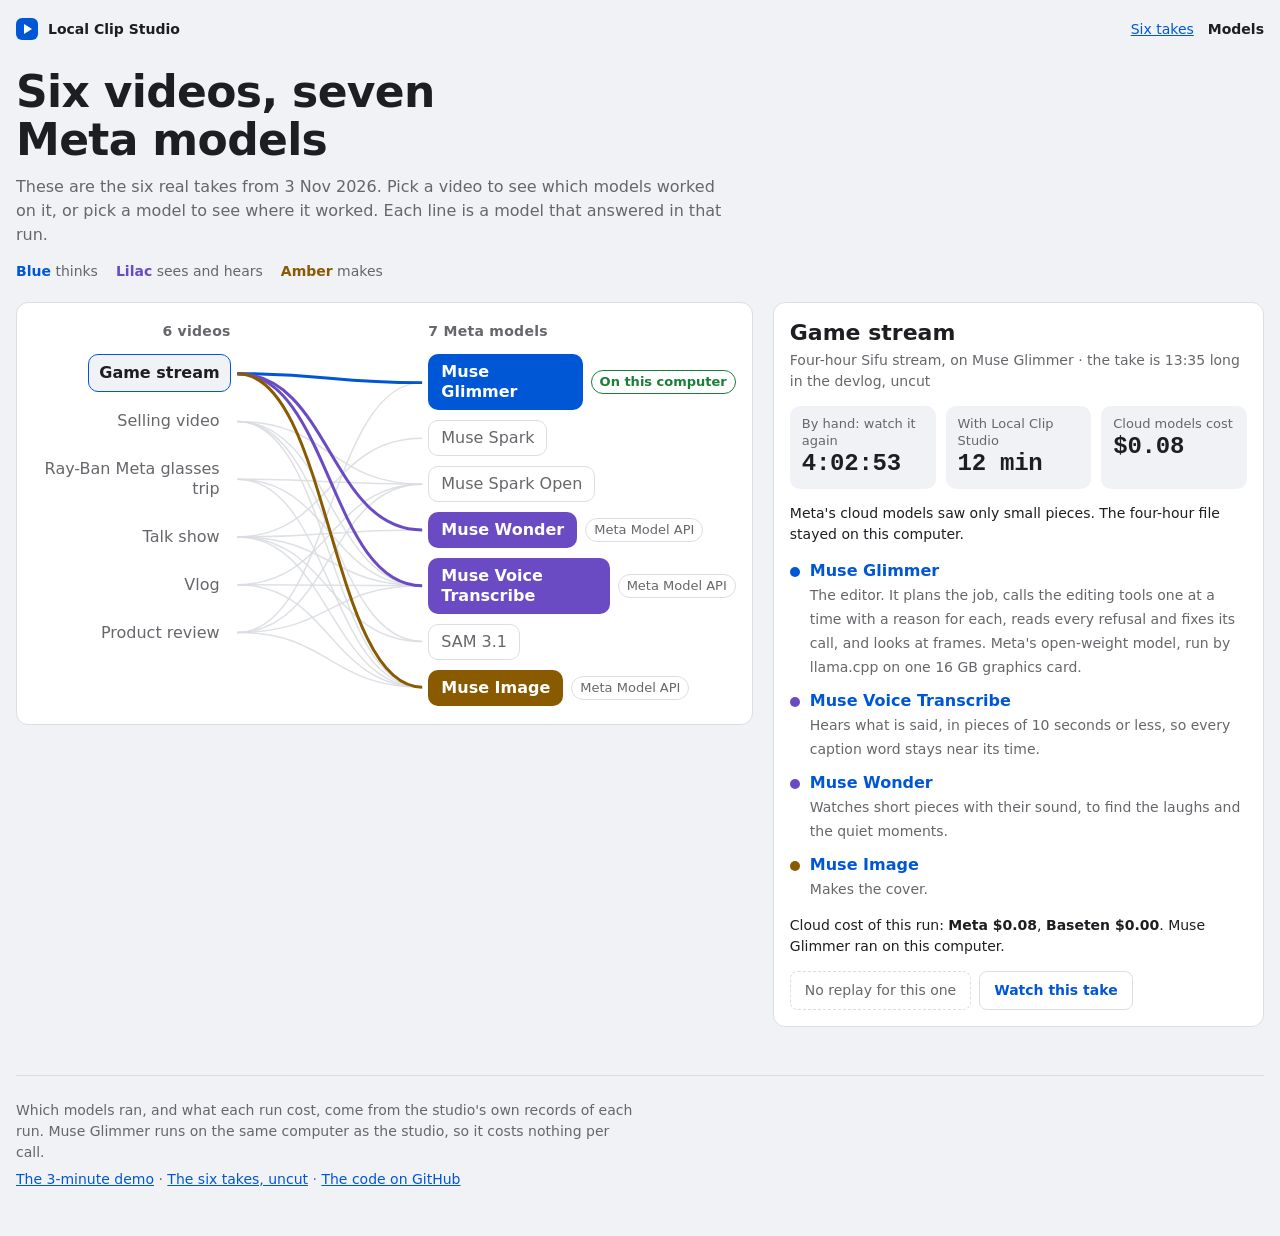
<file: models.html>
<!doctype html>
<html lang="en">
<head>
<meta charset="utf-8">
<meta name="viewport" content="width=device-width, initial-scale=1">
<title>Local Clip Studio Models</title>
<meta name="description" content="Six real videos and the seven Meta models that worked on them: pick a video to see its models, or a model to see its videos.">
<style>
:root {
  --bg: #F0F2F5;
  --surface: #FFFFFF;
  --text: #1C1E21;
  --muted: #65676B;
  --line: #DADDE1;
  --think: #0057D6;
  --see: #6A4BC4;
  --make: #8A5A00;
  --local: #1A7F37;
  --on-accent: #FFFFFF;
  --shade: rgb(0 0 0 / 0.06);
  color-scheme: light;
}
@media (prefers-color-scheme: dark) {
  :root:not([data-theme="light"]) {
    --bg: #15171A;
    --surface: #1D2025;
    --text: #E4E6EA;
    --muted: #A0A8B3;
    --line: #2C3036;
    --think: #5B9BFF;
    --see: #CDBBFF;
    --make: #FFD27A;
    --local: #6FD08C;
    --on-accent: #0E1420;
    --shade: rgb(0 0 0 / 0.3);
    color-scheme: dark;
  }
}
:root[data-theme="dark"] {
  --bg: #15171A;
  --surface: #1D2025;
  --text: #E4E6EA;
  --muted: #A0A8B3;
  --line: #2C3036;
  --think: #5B9BFF;
  --see: #CDBBFF;
  --make: #FFD27A;
  --local: #6FD08C;
  --on-accent: #0E1420;
  --shade: rgb(0 0 0 / 0.3);
  color-scheme: dark;
}
* { box-sizing: border-box; }
html { -webkit-text-size-adjust: 100%; }
body {
  margin: 0;
  background: var(--bg);
  color: var(--text);
  font: 16px/1.5 system-ui, "Segoe UI", "Noto Sans Thai", "Leelawadee UI", sans-serif;
}
a { color: var(--think); }
:focus-visible { outline: 2px solid var(--think); outline-offset: 2px; border-radius: 6px; }
.mono { font-family: ui-monospace, "Cascadia Mono", Consolas, monospace; font-variant-numeric: tabular-nums; }
.wrap { max-width: 1320px; margin: 0 auto; padding: 0 16px; }
.top { display: flex; align-items: center; gap: 10px; padding: 18px 0 0; color: var(--muted); font-size: 14px; }
.top b { color: var(--text); font-weight: 650; }
.top nav { margin-left: auto; display: flex; gap: 14px; }
.top nav a[aria-current="page"] { color: var(--text); font-weight: 650; text-decoration: none; }
.mark { width: 22px; height: 22px; border-radius: 6px; background: var(--think); display: grid; place-items: center; }
.mark i { width: 0; height: 0; border-left: 8px solid var(--on-accent); border-top: 5px solid transparent; border-bottom: 5px solid transparent; margin-left: 2px; }
.intro { padding: 28px 0 20px; max-width: 70ch; }
.intro h1 { margin: 0 0 10px; font-size: clamp(28px, 4.4vw, 44px); line-height: 1.1; letter-spacing: -0.015em; text-wrap: balance; }
.intro p { margin: 0; color: var(--muted); }
.legend { display: flex; flex-wrap: wrap; gap: 6px 18px; margin-top: 14px; font-size: 14px; color: var(--muted); }
.legend b { font-weight: 650; }
.think { color: var(--think); }
.see { color: var(--see); }
.make { color: var(--make); }
.grid { display: grid; grid-template-columns: minmax(0, 1fr); gap: 20px; padding-bottom: 48px; }
.grid > * { min-width: 0; }
.map { position: relative; display: grid; grid-template-columns: minmax(150px, 0.9fr) minmax(70px, 0.9fr) minmax(300px, 1.4fr); background: var(--surface); border: 1px solid var(--line); border-radius: 12px; padding: 18px 16px; }
.col { position: relative; z-index: 1; display: flex; flex-direction: column; gap: 10px; }
.col h2 { margin: 0 0 2px; font-size: 14px; font-weight: 650; color: var(--muted); letter-spacing: 0.02em; }
.clips { align-items: flex-end; text-align: right; grid-column: 1; }
.models { align-items: flex-start; grid-column: 3; }
.clip, .model { font: inherit; cursor: pointer; border-radius: 10px; line-height: 1.25; }
.clip { padding: 8px 10px; border: 1px solid transparent; background: transparent; color: var(--muted); font-size: 16px; text-align: right; }
.clip:hover { color: var(--text); }
.clip.lit { color: var(--text); font-weight: 650; }
.clip[aria-pressed="true"] { color: var(--text); font-weight: 650; border-color: var(--think); background: var(--bg); }
.mrow { display: flex; align-items: center; gap: 8px; }
.model { padding: 7px 12px; border: 1px solid var(--line); background: var(--surface); color: var(--muted); font-size: 16px; text-align: left; }
.model:hover { color: var(--text); border-color: var(--muted); }
.model.lit { color: var(--on-accent); border-color: transparent; font-weight: 600; }
.model.lit.think { background: var(--think); }
.model.lit.see { background: var(--see); }
.model.lit.make { background: var(--make); }
.model[aria-pressed="true"] { box-shadow: 0 0 0 2px var(--surface), 0 0 0 4px var(--text); }
.where { font-size: 13px; padding: 1px 8px; border-radius: 999px; border: 1px solid var(--line); color: var(--muted); white-space: nowrap; }
.where.here { color: var(--local); border-color: var(--local); font-weight: 600; }
svg.lines { position: absolute; inset: 0; width: 100%; height: 100%; pointer-events: none; z-index: 0; }
svg.lines path { fill: none; stroke: var(--line); stroke-width: 1.5; opacity: 0.9; transition: stroke-width 0.2s, opacity 0.2s; }
svg.lines path.on { stroke-width: 3; opacity: 1; }
svg.lines path.on.think { stroke: var(--think); }
svg.lines path.on.see { stroke: var(--see); }
svg.lines path.on.make { stroke: var(--make); }
.card { background: var(--surface); border: 1px solid var(--line); border-radius: 12px; padding: 16px; }
.card h2 { margin: 0 0 4px; font-size: 22px; line-height: 1.25; text-wrap: balance; }
.facts { margin: 0; color: var(--muted); font-size: 14px; }
.stats { display: grid; grid-template-columns: repeat(3, minmax(0, 1fr)); gap: 10px; margin: 14px 0 0; }
.stat { background: var(--bg); border-radius: 10px; padding: 10px 12px; }
.stat small { display: block; color: var(--muted); font-size: 13px; line-height: 1.3; }
.stat b { display: block; font-size: 24px; line-height: 1.2; letter-spacing: -0.01em; }
.does { list-style: none; margin: 14px 0 0; padding: 0; display: flex; flex-direction: column; gap: 10px; }
.does li { display: grid; grid-template-columns: 10px minmax(0, 1fr); gap: 10px; align-items: baseline; }
.does i { width: 10px; height: 10px; border-radius: 50%; background: currentColor; transform: translateY(1px); }
.does b { font-weight: 650; color: var(--text); }
.does span { color: var(--muted); font-size: 14px; }
.does button { font: inherit; padding: 0; border: 0; background: none; color: var(--think); cursor: pointer; text-align: left; font-weight: 650; }
.cost { margin: 14px 0 0; font-size: 14px; }
.cost b { font-weight: 650; }
.acts { display: flex; flex-wrap: wrap; gap: 8px; margin-top: 14px; }
.go { display: inline-flex; align-items: center; gap: 6px; padding: 8px 14px; border-radius: 8px; background: var(--think); color: var(--on-accent); font-weight: 600; font-size: 14px; text-decoration: none; }
.go.ghost { background: transparent; color: var(--think); border: 1px solid var(--line); }
.go[aria-disabled="true"] { background: transparent; color: var(--muted); border: 1px dashed var(--line); font-weight: 500; }
.foot { padding: 24px 0 40px; border-top: 1px solid var(--line); color: var(--muted); font-size: 14px; }
.foot p { margin: 0 0 6px; max-width: 70ch; }
@media (min-width: 1100px) {
  .grid { grid-template-columns: minmax(0, 1.5fr) minmax(360px, 1fr); align-items: start; }
  .card { position: sticky; top: 16px; }
}
@media (max-width: 719px) {
  .map { grid-template-columns: minmax(0, 1fr); gap: 18px; }
  .clips, .models { grid-column: 1; align-items: stretch; text-align: left; }
  .clips { flex-direction: row; flex-wrap: wrap; gap: 6px; }
  .clips h2, .models h2 { flex-basis: 100%; }
  .clip { text-align: left; border-color: var(--line); padding: 6px 10px; font-size: 15px; }
  .models { gap: 8px; }
  svg.lines { display: none; }
  .stats { grid-template-columns: minmax(0, 1fr); }
}
@media (prefers-reduced-motion: reduce) {
  svg.lines path { transition: none; }
}
</style>
</head>
<body>
<div class="wrap">
  <header class="top"><span class="mark" aria-hidden="true"><i></i></span><b>Local Clip Studio</b><nav aria-label="Pages"><a href="index.html">Six takes</a><a href="models.html" aria-current="page">Models</a></nav></header>
  <section class="intro">
    <h1>Six videos, seven Meta models</h1>
    <p>These are the six real takes from 3 Nov 2026. Pick a video to see which models worked on it, or pick a model to see where it worked. Each line is a model that answered in that run.</p>
    <div class="legend" aria-label="Model colors"><span><b class="think">Blue</b> thinks</span><span><b class="see">Lilac</b> sees and hears</span><span><b class="make">Amber</b> makes</span></div>
  </section>
  <main class="grid">
    <div class="map" id="map">
      <svg class="lines" id="lines" aria-hidden="true"></svg>
      <div class="col clips" id="clips"><h2>6 videos</h2></div>
      <div class="col models" id="models"><h2>7 Meta models</h2></div>
    </div>
    <section class="card" id="card" aria-live="polite"></section>
  </main>
  <footer class="foot">
    <p>Which models ran, and what each run cost, come from the studio's own records of each run. Muse Glimmer runs on the same computer as the studio, so it costs nothing per call.</p>
    <p><a href="https://youtu.be/-Kbmh0N2bcA">The 3-minute demo</a> · <a href="https://youtu.be/tiktAqfebmc">The six takes, uncut</a> · <a href="https://github.com/ashirandev/local-clip-studio">The code on GitHub</a></p>
  </footer>
</div>
<script src="data.js"></script>
<script>
(() => {
  const D = window.DEVLOG;
  const MODELS = [
    { name: "Muse Glimmer", role: "think", where: "On this computer", here: true, does: "The editor. It plans the job, calls the editing tools one at a time with a reason for each, reads every refusal and fixes its call, and looks at frames. Meta's open-weight model, run by llama.cpp on one 16 GB graphics card." },
    { name: "Muse Spark", role: "think", where: "Meta Model API", does: "The same editor in Meta's cloud, for a computer without a graphics card." },
    { name: "Muse Spark Open", role: "think", where: "Baseten", does: "The open-weight Spark on Baseten's API: the same editor again." },
    { name: "Muse Wonder", role: "see", where: "Meta Model API", does: "Watches short pieces with their sound, to find the laughs and the quiet moments." },
    { name: "Muse Voice Transcribe", role: "see", where: "Meta Model API", does: "Hears what is said, in pieces of 10 seconds or less, so every caption word stays near its time." },
    { name: "SAM 3.1", role: "see", where: "Meta Model API", does: "Finds the people frame by frame, so words and titles can sit behind them." },
    { name: "Muse Image", role: "make", where: "Meta Model API", does: "Makes the cover." }
  ];
  const ORDER = [
    ["20261103-102238-4c1d", "Game stream"],
    ["20261103-122209-55b6", "Selling video"],
    ["20261103-084524-7163", "Ray-Ban Meta glasses trip"],
    ["20261103-095357-480d", "Talk show"],
    ["20261103-140443-7c21", "Vlog"],
    ["20261103-130922-c73c", "Product review"]
  ];
  const STREAM = { chat: "20261103-102238-4c1d", hand: "4:02:53", studio: "12 min", cloud: "$0.08" };
  const byChat = {};
  D.takes.forEach((t) => { byChat[t.chat] = t; });
  const clips = ORDER.map(([chat, label]) => Object.assign({ label }, byChat[chat])).filter((c) => c.chat);
  const byName = {};
  MODELS.forEach((m) => { byName[m.name] = m; });

  const clock = (s) => {
    s = Math.max(0, Math.round(s));
    const h = Math.floor(s / 3600), m = Math.floor((s % 3600) / 60), x = s % 60;
    const p = (n) => String(n).padStart(2, "0");
    return h ? h + ":" + p(m) + ":" + p(x) : m + ":" + p(x);
  };
  const el = (tag, cls, text) => {
    const e = document.createElement(tag);
    if (cls) e.className = cls;
    if (text !== undefined) e.textContent = text;
    return e;
  };

  const map = document.getElementById("map");
  const svg = document.getElementById("lines");
  const clipBox = document.getElementById("clips");
  const modelBox = document.getElementById("models");
  const card = document.getElementById("card");
  let pick = { kind: "clip", chat: STREAM.chat };

  clips.forEach((c) => {
    const b = el("button", "clip", c.label);
    b.type = "button";
    b.setAttribute("aria-pressed", "false");
    b.addEventListener("click", () => choose({ kind: "clip", chat: c.chat }));
    c.e = b;
    clipBox.append(b);
  });
  MODELS.forEach((m) => {
    const row = el("div", "mrow");
    const b = el("button", "model " + m.role, m.name);
    b.type = "button";
    b.setAttribute("aria-pressed", "false");
    b.addEventListener("click", () => choose({ kind: "model", name: m.name }));
    const tag = el("span", "where" + (m.here ? " here" : ""), m.where);
    tag.hidden = true;
    row.append(b, tag);
    m.e = b;
    m.tag = tag;
    modelBox.append(row);
  });

  const NS = "http://www.w3.org/2000/svg";
  const links = [];
  clips.forEach((c) => c.models.forEach((name) => {
    const m = byName[name];
    if (!m) return;
    const p = document.createElementNS(NS, "path");
    svg.append(p);
    links.push({ c, m, p });
  }));

  const draw = () => {
    const box = map.getBoundingClientRect();
    svg.setAttribute("viewBox", "0 0 " + box.width + " " + box.height);
    links.forEach((l) => {
      const a = l.c.e.getBoundingClientRect(), b = l.m.e.getBoundingClientRect();
      const x1 = a.right - box.left + 6, y1 = a.top + a.height / 2 - box.top;
      const x2 = b.left - box.left - 6, y2 = b.top + b.height / 2 - box.top;
      const mx = (x1 + x2) / 2;
      l.p.setAttribute("d", "M" + x1 + " " + y1 + " C" + mx + " " + y1 + " " + mx + " " + y2 + " " + x2 + " " + y2);
    });
  };

  const line = (m, text) => {
    const li = el("li", m.role);
    li.append(el("i"));
    const body = el("div");
    const name = el("button", "", m.name);
    name.type = "button";
    name.addEventListener("click", () => choose({ kind: "model", name: m.name }));
    body.append(name, document.createElement("br"), el("span", "", text));
    li.append(body);
    return li;
  };
  const clipLine = (c) => {
    const li = el("li", "think");
    li.append(el("i"));
    const body = el("div");
    const name = el("button", "", c.label);
    name.type = "button";
    name.addEventListener("click", () => choose({ kind: "clip", chat: c.chat }));
    body.append(name, document.createElement("br"), el("span", "", c.models.filter((n) => byName[n]).join(" · ")));
    li.append(body);
    return li;
  };
  const watch = (c) => {
    const a = el("a", "go ghost", "Watch this take");
    a.href = "https://youtu.be/" + D.video + "?t=" + Math.floor(c.start);
    a.target = "_blank";
    a.rel = "noopener";
    return a;
  };
  const replay = (c) => {
    const a = el("a", "go", c.pack ? "Open the replay" : "No replay for this one");
    if (c.pack) { a.href = "replay/" + c.pack + "/"; a.target = "_blank"; a.rel = "noopener"; } else { a.setAttribute("aria-disabled", "true"); }
    return a;
  };

  const showClip = (c) => {
    card.append(el("h2", "", c.label));
    card.append(el("p", "facts", c.name + " · the take is " + clock(c.end - c.start) + " long in the devlog, uncut"));
    if (c.chat === STREAM.chat) {
      const s = el("div", "stats");
      [["By hand: watch it again", STREAM.hand], ["With Local Clip Studio", STREAM.studio], ["Cloud models cost", STREAM.cloud]].forEach(([k, v]) => {
        const d = el("div", "stat");
        d.append(el("small", "", k), el("b", "mono", v));
        s.append(d);
      });
      card.append(s);
      card.append(el("p", "cost", "Meta's cloud models saw only small pieces. The four-hour file stayed on this computer."));
    }
    const ul = el("ul", "does");
    c.models.forEach((n) => { if (byName[n]) ul.append(line(byName[n], byName[n].does)); });
    card.append(ul);
    const cost = el("p", "cost");
    cost.append("Cloud cost of this run: ", el("b", "", "Meta $" + c.meta_usd.toFixed(2)), ", ", el("b", "", "Baseten $" + c.baseten_usd.toFixed(2)));
    if (c.models.indexOf("Muse Glimmer") >= 0) cost.append(". Muse Glimmer ran on this computer.");
    else cost.append(".");
    card.append(cost);
    const acts = el("div", "acts");
    acts.append(replay(c), watch(c));
    card.append(acts);
  };
  const showModel = (m) => {
    const used = clips.filter((c) => c.models.indexOf(m.name) >= 0);
    card.append(el("h2", "", m.name));
    card.append(el("p", "facts", { think: "Thinks", see: "Sees and hears", make: "Makes" }[m.role] + " · " + m.where + " · worked on " + used.length + " of " + clips.length + " videos"));
    card.append(el("p", "cost", m.does));
    const ul = el("ul", "does");
    used.forEach((c) => ul.append(clipLine(c)));
    card.append(ul);
  };

  const choose = (p) => {
    pick = p;
    const clip = p.kind === "clip" ? clips.find((c) => c.chat === p.chat) : null;
    const model = p.kind === "model" ? byName[p.name] : null;
    clips.forEach((c) => {
      c.e.setAttribute("aria-pressed", String(c === clip));
      c.e.classList.toggle("lit", !!model && c.models.indexOf(model.name) >= 0);
    });
    MODELS.forEach((m) => {
      const on = clip ? clip.models.indexOf(m.name) >= 0 : m === model;
      m.e.classList.toggle("lit", on);
      m.e.setAttribute("aria-pressed", String(m === model));
      m.tag.hidden = !(clip && on);
    });
    links.forEach((l) => {
      const on = clip ? l.c === clip : l.m === model;
      l.p.setAttribute("class", on ? "on " + l.m.role : "");
      if (on) svg.append(l.p);
    });
    card.textContent = "";
    if (clip) showClip(clip); else showModel(model);
    history.replaceState(null, "", "#" + (clip ? "video=" + encodeURIComponent(clip.label) : "model=" + encodeURIComponent(model.name)));
    draw();
  };

  const fromHash = () => {
    const h = new URLSearchParams(location.hash.slice(1));
    const v = clips.find((c) => c.label === h.get("video"));
    if (v) return { kind: "clip", chat: v.chat };
    if (byName[h.get("model")]) return { kind: "model", name: h.get("model") };
    return pick;
  };
  choose(fromHash());
  new ResizeObserver(draw).observe(map);
  if (document.fonts && document.fonts.ready) document.fonts.ready.then(draw);
})();
</script>
</body>
</html>
</file>
<file: replay/ep0_480d/style.css>
:root {
  --bg: #F0F2F5;
  --surface: #FFFFFF;
  --frame: #E4E6EB;
  --text: #1C1E21;
  --muted: #65676B;
  --edge: #7E8794;
  --line: #DADDE1;
  --accent: #0866FF;
  --on-accent: #FFFFFF;
  --you: #E7F0FF;
  --ok: #1E7F3C;
  --warn: #8A4B00;
  --stop: #B3261E;
  --on-stop: #FBFBFC;
  --st-bg: #0E1013;
  --st-surface: #1D2025;
  --st-raise: #2A2E35;
  --st-text: #E9EBEE;
  --st-muted: #A9B0BA;
  --st-line: #343941;
  --st-edge: #7A828E;
  --st-accent: #5B9BFF;
  --st-on-accent: #0E1420;
  --st-mute: #FF8A80;
  --st-ok: #4CC777;
  --pill-bg: rgb(0 0 0 / 0.74);
  --pill-text: #F4F5F7;
  --muse: linear-gradient(160deg, #3A4F7A, #24304A);
  --on-muse: #E9EBEE;
  color-scheme: light;
}

:root[data-theme="dark"] {
  --bg: #15171A;
  --surface: #1D2025;
  --frame: #0E1013;
  --text: #E4E6EA;
  --muted: #A0A8B3;
  --edge: #6E7783;
  --line: #2C3036;
  --accent: #5B9BFF;
  --on-accent: #0E1420;
  --you: #22324D;
  --ok: #4CC777;
  --warn: #F0A856;
  --stop: #FF8A80;
  --on-stop: #0E1420;
  color-scheme: dark;
}

* { box-sizing: border-box; }

[hidden] { display: none !important; }

html, body { height: 100%; margin: 0; }

body {
  background: var(--bg);
  color: var(--text);
  font: 16px/1.5 system-ui, "Segoe UI", "Noto Sans Thai", "Leelawadee UI", sans-serif;
  -webkit-tap-highlight-color: transparent;
}

.sprite { position: absolute; width: 0; height: 0; overflow: hidden; }

.ico { width: 24px; height: 24px; flex: none; fill: none; stroke: currentColor; stroke-width: 2; stroke-linecap: round; stroke-linejoin: round; }
.ico.sm { width: 16px; height: 16px; }
.ico .solid { fill: currentColor; stroke: none; }

button { font: inherit; }

:focus-visible { outline: 3px solid var(--accent); outline-offset: 2px; }

.sr { position: absolute; width: 1px; height: 1px; overflow: hidden; clip: rect(0 0 0 0); white-space: nowrap; }

body:not(.details) .detail { display: none !important; }
body.details .simple { display: none !important; }

.round {
  display: inline-grid;
  place-items: center;
  flex: none;
  width: 40px;
  height: 40px;
  padding: 0;
  border: 1px solid var(--edge);
  border-radius: 50%;
  background: var(--surface);
  color: var(--text);
  cursor: pointer;
}

.round:disabled { opacity: 0.45; cursor: default; }

.pill {
  display: inline-flex;
  align-items: center;
  gap: 6px;
  flex: none;
  min-height: 36px;
  padding: 0 14px;
  border: 1px solid var(--edge);
  border-radius: 18px;
  background: var(--surface);
  color: var(--text);
  font-size: 14px;
  font-weight: 600;
  white-space: nowrap;
  cursor: pointer;
  text-decoration: none;
}

.pill.go, .round.go { background: var(--accent); border-color: var(--accent); color: var(--on-accent); }

.chip {
  display: inline-flex;
  align-items: center;
  gap: 6px;
  flex: none;
  min-height: 36px;
  padding: 0 14px;
  border: 1px solid var(--edge);
  border-radius: 18px;
  background: var(--surface);
  color: var(--text);
  font-size: 14px;
  font-weight: 600;
  cursor: pointer;
}

.chip:disabled { cursor: default; color: var(--muted); border-color: var(--line); }

.app { min-height: 100dvh; }

.app[data-screen="home"] .chat, .app[data-screen="home"] .clip,
.app[data-screen="chat"] .home, .app[data-screen="chat"] .clip,
.app[data-screen="clip"] .home, .app[data-screen="clip"] .chat { display: none; }

.home { max-width: 1100px; margin: 0 auto; padding: 0 16px 110px; }

.h-top { position: sticky; top: 0; z-index: 3; display: flex; align-items: center; gap: 8px; padding: 14px 0 10px; background: var(--bg); }

.mark { width: 36px; height: 36px; flex: none; }

h1 { flex: 1; min-width: 0; margin: 0; font-size: 18px; line-height: 1.3; white-space: nowrap; overflow: hidden; text-overflow: ellipsis; }

.money small { color: var(--muted); font-weight: 500; }

.muse-chip {
  display: inline-flex;
  align-items: center;
  gap: 8px;
  margin: 0 0 14px;
  min-height: 36px;
  padding: 0 14px 0 10px;
  border: 1px solid var(--edge);
  border-radius: 18px;
  background: var(--surface);
  color: var(--text);
  font-size: 14px;
  cursor: pointer;
}

.muse-chip:empty { display: none; }
.muse-chip b { font-weight: 700; }
.muse-chip span { color: var(--muted); }
.dot { width: 8px; height: 8px; flex: none; border-radius: 50%; background: var(--edge); }
.dot.ok { background: var(--ok); }

.grid { display: grid; grid-template-columns: repeat(auto-fill, minmax(100px, 1fr)); gap: 14px 10px; }

@media (min-width: 640px) {
  .grid { grid-template-columns: repeat(auto-fill, minmax(160px, 1fr)); gap: 18px 14px; }
}

.grid-empty { margin: 40px 0; color: var(--muted); text-align: center; }

.tile { display: grid; align-content: start; gap: 6px; padding: 0; border: 0; background: none; color: var(--text); text-align: left; cursor: pointer; }

.shot { position: relative; aspect-ratio: 9 / 16; overflow: hidden; border-radius: 14px; border: 1px solid var(--line); background: var(--frame); }
.shot img { width: 100%; height: 100%; object-fit: cover; display: block; }
.shot .none { position: absolute; inset: 0; display: grid; place-items: center; color: var(--muted); }
.shot .none .ico { width: 32px; height: 32px; }

.badge { position: absolute; display: inline-flex; align-items: center; gap: 4px; height: 24px; padding: 0 8px; border-radius: 12px; background: var(--pill-bg); color: var(--pill-text); font-size: 12px; font-weight: 700; }
.badge.minds { top: 6px; left: 6px; padding: 0 6px; }
.badge.cost { bottom: 6px; left: 6px; }
.badge.many { top: 6px; right: 6px; padding: 0 6px; }
.badge.busy { bottom: 6px; right: 6px; }
.tile.here .shot { border: 2px solid var(--accent); }

.tile-box { position: relative; min-width: 0; }
.tile-box .tile { width: 100%; }
.tile-over { position: absolute; inset: 0 0 auto 0; aspect-ratio: 9 / 16; pointer-events: none; }
.tile-bin { position: absolute; right: 6px; bottom: 6px; display: grid; place-items: center; width: 32px; height: 32px; padding: 0; border: 0; border-radius: 16px; background: var(--pill-bg); color: var(--pill-text); cursor: pointer; pointer-events: auto; }
.tile-bin::before { content: ""; position: absolute; inset: -6px; }
.tile-bin .ico { width: 18px; height: 18px; }
.tile-ask { position: absolute; inset: 0; display: grid; align-content: center; gap: 6px; padding: 6px; border: 1px solid var(--line); border-radius: 14px; background: var(--surface); color: var(--text); text-align: center; pointer-events: auto; }
.tile-ask p { margin: 0; font-size: 13px; line-height: 1.3; overflow-wrap: anywhere; }
.tile-ask .pill { justify-content: center; width: 100%; padding: 0 8px; }
.tile-ask .tile-yes { background: var(--stop); border-color: var(--stop); color: var(--on-stop); }
.tile-name { font-size: 14px; line-height: 1.3; font-weight: 600; display: -webkit-box; -webkit-line-clamp: 2; -webkit-box-orient: vertical; overflow: hidden; overflow-wrap: anywhere; }

.fab {
  position: fixed;
  right: max(16px, calc(50% - 534px));
  bottom: calc(20px + env(safe-area-inset-bottom));
  z-index: 5;
  display: grid;
  place-items: center;
  width: 60px;
  height: 60px;
  border: 0;
  border-radius: 20px;
  background: var(--accent);
  color: var(--on-accent);
  box-shadow: 0 6px 18px rgb(0 0 0 / 0.25);
  cursor: pointer;
}

.fab .ico { width: 28px; height: 28px; }

.chat { display: flex; flex-direction: column; min-height: 100dvh; background: var(--bg); }

.c-top { position: sticky; top: 0; z-index: 3; display: flex; align-items: center; gap: 10px; padding: 10px 16px; background: var(--surface); border-bottom: 1px solid var(--line); }
.c-top .round { border-color: transparent; background: var(--bg); }
.c-name { flex: 1; min-width: 0; display: grid; }
.c-name b { font-size: 15px; white-space: nowrap; overflow: hidden; text-overflow: ellipsis; }
.c-name span { display: inline-flex; align-items: center; gap: 4px; min-height: 20px; color: var(--muted); font-size: 13px; }
.thumb { flex: none; width: 36px; aspect-ratio: 9 / 16; padding: 0; overflow: hidden; border: 2px solid var(--accent); border-radius: 8px; background: var(--frame); cursor: pointer; }
.thumb img { width: 100%; height: 100%; object-fit: cover; display: block; }

.log { flex: 1; display: flex; flex-direction: column; gap: 10px; width: 100%; max-width: 640px; margin: 0 auto; padding: 16px; }

.welcome { display: grid; gap: 8px; }
.w-head { display: flex; align-items: center; gap: 6px; margin: 10px 0 2px; color: var(--muted); font-size: 14px; font-weight: 700; }
.newest { display: grid; gap: 8px; }
.recording {
  display: grid;
  grid-template-columns: auto minmax(0, 1fr);
  gap: 2px 12px;
  align-items: center;
  padding: 10px 12px;
  border: 1px solid var(--line);
  border-radius: 14px;
  background: var(--surface);
  color: var(--text);
  text-align: left;
  cursor: pointer;
}
.recording .ico { grid-row: span 2; color: var(--muted); }
.recording .first { font-size: 14px; font-weight: 700; white-space: nowrap; overflow: hidden; text-overflow: ellipsis; }
.recording .meta { color: var(--muted); font-size: 13px; }
.away .recording.pick, .recording.from-phone { display: none; }
.away .recording.from-phone { display: grid; }
.ideas { display: flex; flex-wrap: wrap; gap: 8px; }
.earlier-empty { margin: 0; color: var(--muted); font-size: 14px; }

.msg { max-width: 85%; padding: 10px 14px; border: 1px solid var(--line); border-radius: 18px; background: var(--surface); font-size: 15px; white-space: pre-wrap; overflow-wrap: anywhere; }
.msg.you { align-self: flex-end; border-color: transparent; background: var(--you); }
.msg .tap { display: inline-flex; margin-right: 6px; vertical-align: -3px; color: var(--muted); }
.msg.note { display: flex; gap: 8px; align-items: flex-start; max-width: 100%; border-style: dashed; border-color: var(--edge); color: var(--warn); font-size: 14px; }
.msg.note.sent { border-style: solid; border-color: var(--line); color: var(--text); }
.msg.muse { max-width: 92%; }
.msg .words { margin: 0; }
.msg details, .w-row details { margin-top: 6px; }
.msg summary, .w-row summary, .said-fold summary { display: inline-flex; align-items: center; gap: 4px; color: var(--muted); font-size: 13px; cursor: pointer; }
.msg .thinking, .w-row .thinking, .w-row .more { margin: 6px 0 0; color: var(--muted); font-size: 13px; font-style: italic; white-space: pre-wrap; }
.msg .engine { margin: 6px 0 0; color: var(--muted); font-size: 13px; }

.job { display: flex; flex-direction: column; gap: 10px; }

.w-card { max-width: 100%; overflow: hidden; border: 1px solid var(--line); border-radius: 18px; background: var(--surface); }
.w-head { display: flex; align-items: center; gap: 8px; padding: 10px 10px 8px 12px; }
.w-open { flex: 1; min-width: 0; display: flex; align-items: center; gap: 10px; padding: 0; border: 0; background: none; color: var(--text); text-align: left; cursor: pointer; }
.w-av { display: grid; place-items: center; flex: none; width: 34px; height: 34px; border-radius: 50%; background: var(--muse); color: var(--on-muse); }
.w-card.run .w-av { animation: w-pulse 1.2s ease-in-out infinite; }
.w-st { flex: 1; min-width: 0; display: grid; }
.w-st b { font-size: 15px; }
.w-st small.slow { color: var(--warn); }
.w-st small { color: var(--muted); font-size: 13px; font-variant-numeric: tabular-nums; white-space: nowrap; overflow: hidden; text-overflow: ellipsis; }
.w-cost { display: inline-flex; align-items: center; gap: 4px; font-size: 13px; font-weight: 700; white-space: nowrap; }
.w-chev { color: var(--muted); transition: rotate 0.2s; }
.w-card.open .w-chev { rotate: 180deg; }
.w-replay { width: 34px; height: 34px; border-color: transparent; background: var(--bg); }
.w-plan { display: flex; gap: 4px; padding: 0 12px; }
.w-plan i { flex: 1; height: 6px; border-radius: 3px; background: var(--line); }
.w-plan i.done { background: var(--ok); }
.w-plan i.now { background: var(--accent); }
.w-now { padding: 6px 12px 0; font-size: 14px; font-weight: 600; white-space: nowrap; overflow: hidden; text-overflow: ellipsis; }
.w-tick { margin: 0; padding: 2px 12px 0; color: var(--muted); font-size: 13px; font-style: italic; white-space: nowrap; overflow: hidden; text-overflow: ellipsis; }
.w-tick:empty { display: none; }
.w-think { margin: 8px 12px 0; max-height: 7.8em; overflow-y: auto; padding: 6px 10px; border-left: 3px solid var(--accent); border-radius: 0 8px 8px 0; background: var(--bg); color: var(--muted); font-size: 13px; font-style: italic; line-height: 1.5; white-space: pre-wrap; overflow-wrap: anywhere; }
.w-think::before { content: "Thinking"; display: block; color: var(--text); font-style: normal; font-weight: 700; font-size: 12px; }
.w-think:empty { display: none; }
.w-strip { display: flex; gap: 6px; overflow-x: auto; padding: 10px 12px; scrollbar-width: none; }
.w-strip:empty { display: none; }
.w-ic { position: relative; display: grid; place-items: center; flex: none; width: 32px; height: 32px; padding: 0; border: 0; border-radius: 50%; background: var(--bg); color: var(--text); cursor: pointer; }
.w-ic.bad { box-shadow: inset 0 0 0 2px var(--stop); color: var(--stop); }
.w-ic.new { animation: w-in 0.3s ease-out; }
.w-steps { display: grid; margin: 0; padding: 0 12px 10px; list-style: none; }
.w-row { display: grid; grid-template-columns: 32px minmax(0, 1fr) auto; gap: 2px 10px; align-items: start; padding: 8px 0; border-top: 1px solid var(--line); }
.w-row > .w-ic { grid-row: span 6; cursor: default; }
.w-row > b { font-size: 14px; overflow-wrap: anywhere; }
.w-row > .sec { color: var(--muted); font-size: 12px; font-variant-numeric: tabular-nums; }
.w-row > .no { color: var(--stop); font-size: 12px; font-weight: 700; }
.w-row > :not(.w-ic):not(b):not(.sec):not(.no) { grid-column: 2 / 4; margin: 0; }
.w-row .why { color: var(--muted); font-size: 13px; }
.w-row .said { font-size: 13px; white-space: pre-wrap; }
.w-row .input { color: var(--muted); font: 13px/1.5 ui-monospace, "Cascadia Mono", Consolas, monospace; overflow-wrap: anywhere; }
.w-row .result { font-size: 13px; overflow-wrap: anywhere; }
.w-row .engine { color: var(--muted); font-size: 12px; }
.w-row.flash { animation: w-flash 1s ease-out; }
.w-chips { display: grid; gap: 8px; padding: 0 12px 12px; }
.w-chips .facts { margin: 0; color: var(--muted); font-size: 13px; }
.chips { display: flex; gap: 8px; overflow-x: auto; padding-bottom: 2px; scrollbar-width: none; }
.look-cards { display: flex; gap: 8px; overflow-x: auto; scrollbar-width: none; }
.look-card { display: grid; gap: 4px; flex: none; width: 140px; padding: 4px; border: 1px solid var(--edge); border-radius: 12px; background: var(--surface); color: var(--text); font-size: 13px; font-weight: 600; text-align: left; cursor: pointer; }
.look-card[aria-current] { border: 2px solid var(--accent); padding: 3px; cursor: default; }
.look-pic { display: block; width: 100%; aspect-ratio: 540 / 200; border-radius: 8px; object-fit: cover; background: #000000; }

.look { display: flex; gap: 6px; overflow-x: auto; margin: 4px 0 0; scrollbar-width: none; }
.look figure { flex: none; margin: 0; }
.look img { display: block; height: 64px; border-radius: 6px; background: var(--frame); }
.look figcaption { color: var(--muted); font-size: 12px; }
.said-lines { display: grid; gap: 4px; margin: 6px 0 0; padding: 0; list-style: none; font-size: 13px; }
.said-lines li { display: grid; grid-template-columns: auto minmax(0, 1fr); gap: 2px 10px; }
.said-lines .at { color: var(--muted); font-variant-numeric: tabular-nums; }
.said-lines .heard { grid-column: 2; color: var(--muted); }

.moments { display: flex; gap: 10px; overflow-x: auto; max-width: 100%; padding: 12px; border: 1px solid var(--line); border-radius: 18px; background: var(--surface); scrollbar-width: auto; scrollbar-color: var(--muted) var(--line); }
.moments.last { order: 1; }
.moment { display: grid; align-content: start; gap: 4px; flex: none; width: 168px; }
.moment { cursor: pointer; }
.moment-media { position: relative; display: grid; place-items: center; width: 100%; aspect-ratio: 16 / 9; overflow: hidden; padding: 0; border: 0; border-radius: 10px; background: #000000; cursor: pointer; }
.moment-play { position: absolute; inset: 0; width: 36px; height: 36px; margin: auto; padding: 8px; border-radius: 50%; background: rgb(0 0 0 / 0.55); color: #FFFFFF; }
.moment-media img, .moment-media video { display: block; width: 100%; height: 100%; object-fit: contain; }
.moment-wait { position: absolute; left: 6px; bottom: 6px; max-width: calc(100% - 12px); padding: 0 8px; border-radius: 8px; background: var(--pill-bg); color: var(--pill-text); font-size: 12px; }
.moment-head { margin: 0; font-size: 13px; font-weight: 700; font-variant-numeric: tabular-nums; }
.moment-why { margin: 0; font-size: 13px; display: -webkit-box; -webkit-line-clamp: 3; -webkit-box-orient: vertical; overflow: hidden; }
.moment-pick { margin: 0; color: var(--ok); font-size: 13px; font-weight: 700; }
.moment .chip { justify-self: start; min-height: 32px; padding: 0 12px; font-size: 13px; }

.checks { display: grid; gap: 6px; max-width: 100%; padding: 8px 12px; border: 1px solid var(--line); border-radius: 14px; background: var(--surface); }
.checks summary { display: flex; align-items: center; gap: 8px; font-size: 14px; font-weight: 700; cursor: pointer; list-style: none; }
.checks summary::-webkit-details-marker { display: none; }
.checks.all summary { color: var(--ok); }
.checks.fail summary { color: var(--stop); }
.checks-list { display: grid; gap: 6px; margin: 8px 0 2px; padding: 0; list-style: none; }
.checks-list li { display: grid; grid-template-columns: 18px minmax(0, 1fr); gap: 8px; align-items: start; font-size: 13px; }
.checks-list .pass .ico, .checks-list .fixed .ico { color: var(--ok); }
.checks-list .fail .ico, .checks-list .fail b { color: var(--stop); }
.checks-list .skip, .checks-list .muse { color: var(--muted); }
.checks-list .what { display: grid; overflow-wrap: anywhere; }
.checks-list small { color: var(--muted); }

.ready-pics { display: flex; gap: 6px; }
.ready-pics a { display: block; border-radius: 10px; }
.ready { display: grid; grid-template-columns: auto minmax(0, 1fr) auto; gap: 12px; align-items: center; max-width: 100%; padding: 8px 12px 8px 8px; border: 1px solid var(--edge); border-radius: 16px; background: var(--surface); }
.ready img { width: 64px; aspect-ratio: 9 / 16; object-fit: cover; border-radius: 10px; display: block; cursor: pointer; background: var(--frame); }
.ready-body { display: grid; gap: 6px; min-width: 0; }
.ready-title { margin: 0; font-size: 15px; font-weight: 700; line-height: 1.35; overflow-wrap: anywhere; cursor: pointer; }
.ready-meta { display: flex; flex-wrap: wrap; gap: 6px; }
.ready-work { margin: 0; color: var(--muted); font-size: 13px; }
.tag { display: inline-flex; align-items: center; gap: 4px; height: 26px; padding: 0 9px; border: 0; border-radius: 13px; background: var(--bg); color: var(--text); font-size: 13px; font-weight: 600; white-space: nowrap; }
.tag.ok { color: var(--ok); }
.tag.bad { color: var(--stop); }
.ready-go { display: grid; gap: 8px; }
.ready-go .round { border-color: transparent; }

.composer { position: sticky; bottom: 0; z-index: 2; display: flex; flex-wrap: wrap; align-items: flex-end; gap: 8px; width: 100%; max-width: 640px; margin: 0 auto; padding: 10px 16px 4px; background: var(--bg); }
.attached { display: flex; flex: 1 0 100%; align-items: center; gap: 8px; min-width: 0; padding: 6px 6px 6px 14px; border: 1px solid var(--edge); border-radius: 16px; background: var(--surface); color: var(--text); font-size: 14px; }
.attached .name { min-width: 0; overflow: hidden; font-weight: 600; text-overflow: ellipsis; white-space: nowrap; }
.attached .meta { flex: 1; color: var(--muted); white-space: nowrap; }
.status.run { color: var(--text); font-weight: 600; }
.status.done { color: var(--ok); font-weight: 600; }
.part-boxes { position: absolute; inset: 0; z-index: 22; }
.part-boxes[hidden] { display: none; }
.part-box { position: absolute; box-sizing: border-box; border: 2px dashed var(--st-accent); border-radius: 8px; cursor: move; touch-action: none; }
.part-box.now { border-style: solid; }
.part-box.round { border-radius: 50%; }
.part-box span { position: absolute; top: 4px; left: 4px; z-index: 1; padding: 2px 6px; border-radius: 6px; background: var(--st-accent); color: var(--st-on-accent); font-size: 12px; font-weight: 600; pointer-events: none; }
.part-box i { position: absolute; right: -10px; bottom: -10px; width: 24px; height: 24px; border-radius: 50%; background: var(--st-accent); cursor: nwse-resize; touch-action: none; }
.part-box.pan { overflow: hidden; cursor: grab; }
.part-box.pan.held { cursor: grabbing; }
.part-box.pan img { position: absolute; max-width: none; pointer-events: none; }
.canvas-tools { position: absolute; left: 100%; top: 50%; z-index: 22; display: grid; gap: 8px; margin-left: 8px; translate: 0 -50%; }
.canvas-tools[hidden] { display: none; }
.canvas-tools .pill { display: inline-flex; align-items: center; justify-content: center; gap: 6px; min-height: 44px; padding: 0 12px; }
.clip .canvas-tools .pill[aria-pressed="true"] { background: var(--st-accent); color: var(--st-on-accent); }
.clip .canvas-tools .pill:disabled { background: var(--st-raise); color: var(--st-muted); cursor: not-allowed; }
.counts { display: flex; flex: 1 0 100%; align-items: center; gap: 6px; min-width: 0; color: var(--muted); font-size: 13px; }
.counts[hidden] { display: none; }
.counts button { min-width: 40px; height: 32px; padding: 0 10px; border: 1px solid var(--edge); border-radius: 999px; background: transparent; color: var(--text); font: inherit; font-weight: 600; cursor: pointer; }
.counts button[aria-pressed="true"] { border-color: var(--accent); background: var(--accent); color: var(--on-accent); }
.counts .says { flex: 1; min-width: 0; }
.attached .off { display: grid; place-items: center; flex: none; width: 32px; height: 32px; border: 0; border-radius: 50%; background: var(--bg); color: var(--text); cursor: pointer; }
.composer textarea { flex: 1; min-width: 0; max-height: 40vh; padding: 11px 16px; border: 1px solid var(--edge); border-radius: 23px; background: var(--surface); color: var(--text); font: inherit; resize: none; }
.composer textarea::placeholder { color: var(--muted); }
.composer .add { width: 46px; height: 46px; }
.send { display: grid; place-items: center; flex: none; width: 46px; height: 46px; border: 0; border-radius: 50%; background: var(--accent); color: var(--on-accent); cursor: pointer; }
.send:disabled { opacity: 0.6; cursor: wait; }
.send.stop { background: var(--stop); color: var(--on-stop); }
.status { width: 100%; max-width: 640px; margin: 0 auto; padding: 2px 16px calc(10px + env(safe-area-inset-bottom)); color: var(--muted); font-size: 13px; min-height: 1.5em; }

.clip { display: flex; flex-direction: column; min-height: 100dvh; background: var(--st-bg); color: var(--st-text); }
.clip .round, .clip .pill { border-color: transparent; background: var(--st-raise); color: var(--st-text); }
.clip .round.go { background: var(--st-accent); color: var(--st-on-accent); }
.clip :focus-visible { outline-color: var(--st-accent); }
.e-top { display: flex; align-items: center; gap: 8px; padding: 10px 12px; }
.e-top h2 { flex: 1; min-width: 0; margin: 0; font-size: 14px; font-weight: 600; text-align: center; white-space: nowrap; overflow: hidden; text-overflow: ellipsis; }
.job-bar { position: sticky; top: 0; z-index: 19; display: grid; gap: 6px; padding: 8px 16px 10px; border-block: 1px solid var(--st-line); background: var(--st-surface); }
.job-says { display: flex; align-items: baseline; gap: 10px; min-width: 0; margin: 0; color: var(--st-muted); font-size: 13px; }
.job-says b { flex: none; color: var(--st-text); font-size: 16px; font-weight: 700; font-variant-numeric: tabular-nums; }
.job-says span { min-width: 0; overflow: hidden; white-space: nowrap; text-overflow: ellipsis; }
.job-track { height: 10px; overflow: hidden; border-radius: 5px; background: var(--st-raise); }
.job-track i { display: block; width: 0; height: 100%; border-radius: 5px; background: var(--st-accent); transition: width 0.3s; }
.job-bar.done b { color: var(--st-ok); }
.job-bar.done i { background: var(--st-ok); }
.clip .pill.again:disabled { background: var(--st-raise); color: var(--st-muted); cursor: default; }
.album { display: flex; gap: 8px; padding: 0 16px 8px; overflow-x: auto; scrollbar-width: thin; }
.album[hidden] { display: none; }
.album-clip { position: relative; flex: none; width: 64px; aspect-ratio: 9 / 16; padding: 0; border: 2px solid var(--st-edge); border-radius: 10px; overflow: hidden; background: var(--st-surface); color: var(--st-text); cursor: pointer; }
.album-clip.on { border-color: var(--st-accent); }
.album-clip img { display: block; width: 100%; height: 100%; object-fit: cover; }
.album-parts { display: flex; flex-wrap: wrap; gap: 0 16px; }
.album-parts label { display: inline-flex; align-items: center; gap: 8px; min-height: 44px; color: var(--sh-text); font-size: 14px; }
.album-parts input { width: 20px; height: 20px; margin: 0; accent-color: var(--sh-accent); }
.album-acts { display: flex; flex-wrap: wrap; gap: 8px; margin-top: 12px; }
.album-acts .pill:disabled { opacity: 0.5; cursor: not-allowed; }
.album-n { position: absolute; top: 3px; left: 3px; min-width: 18px; padding: 0 4px; border-radius: 9px; background: var(--st-bg); color: var(--st-text); font-size: 12px; font-weight: 700; line-height: 18px; text-align: center; }
.album-state { position: absolute; left: 0; right: 0; bottom: 0; padding: 2px 0; background: var(--st-bg); color: var(--st-text); font-size: 11px; text-align: center; white-space: nowrap; }
.stage { flex: 1; min-height: 0; display: grid; place-items: center; padding: 0 16px; }
.frame-wrap { position: relative; height: min(52dvh, 620px); aspect-ratio: 9 / 16; max-width: 100%; }
.frame { position: relative; display: grid; place-items: center; width: 100%; height: 100%; overflow: hidden; border-radius: 16px; background: #000000; }
.frame img, .frame video { width: 100%; height: 100%; object-fit: contain; }
.frame video.waiting { position: absolute; opacity: 0; }
.frame .layer { position: absolute; inset: 0; pointer-events: none; }
.hint { margin: 0; padding: 24px; color: var(--st-muted); font-size: 14px; text-align: center; }
.big-play { position: absolute; inset: 0; margin: auto; display: grid; place-items: center; width: 64px; height: 64px; padding: 0; border: 0; border-radius: 50%; background: rgb(0 0 0 / 0.55); color: #FFFFFF; cursor: pointer; }
.big-play .ico { width: 30px; height: 30px; }
.watch { position: absolute; inset: 0; display: grid; place-items: center; overflow: hidden; border-radius: 16px; background: #000000; }
.watch video { width: 100%; height: 100%; object-fit: contain; }
.watch-back { position: absolute; top: 10px; left: 10px; }
.clip.watching .e-row, .clip.watching .clip-tools, .clip.watching .timeline, .clip.watching .pick-bar,
.clip.watching .clip-line, .clip.watching .again-line, .clip.watching .preview-line { visibility: hidden; }
.full { position: absolute; right: 8px; bottom: 8px; display: grid; place-items: center; width: 40px; height: 40px; padding: 0; border: 0; border-radius: 50%; background: rgb(0 0 0 / 0.6); color: #FFFFFF; cursor: pointer; }
.preview-line, .again-line, .clip-line { margin: 6px 16px 0; color: var(--st-muted); font-size: 13px; text-align: center; overflow-wrap: anywhere; }
.again-line:empty, .clip-line:empty { display: none; }
.e-row { display: flex; align-items: center; gap: 8px; padding: 10px 16px 4px; }
.e-time { flex: 1; color: var(--st-muted); font-size: 15px; font-variant-numeric: tabular-nums; text-align: center; }
.e-time b { color: var(--st-text); font-weight: 600; }
.clip-tools { display: none !important; }

.timeline { position: relative; margin: 8px 0 2px; padding: 0 16px 0 52px; touch-action: none; -webkit-user-select: none; user-select: none; }
.timeline:has(.lanes:empty) { display: none; }
.lanes-fold { display: none; }
.basket { display: none; gap: 6px; min-width: 0; margin: 8px 0 2px; padding: 0 16px; }
.clip.basket-on .basket { display: grid; }
.clip.basket-on .timeline, .clip.basket-on .pick-bar { display: none; }
.basket-top { display: flex; align-items: center; justify-content: space-between; gap: 8px; min-height: 36px; }
.basket-says { margin: 0; color: var(--st-muted); font-size: 13px; }
.basket-row { display: flex; gap: 10px; overflow-x: scroll; padding-bottom: 8px; scrollbar-width: auto; scrollbar-color: var(--st-edge) var(--st-raise); }
.basket-clip { display: grid; align-content: space-between; gap: 6px; flex: none; width: 176px; padding: 6px; border: 2px solid transparent; border-radius: 12px; background: var(--st-surface); }
.basket-clip.on { border-color: var(--st-accent); }
.basket-look { display: grid; gap: 4px; width: 100%; padding: 0; border: 0; background: none; color: var(--st-text); font: inherit; text-align: left; cursor: pointer; }
.basket-look img { display: block; width: 100%; aspect-ratio: 16 / 9; border-radius: 8px; object-fit: cover; background: #000000; }
.basket-head { font-size: 13px; font-weight: 700; font-variant-numeric: tabular-nums; }
.basket-why { color: var(--st-muted); font-size: 13px; display: -webkit-box; -webkit-line-clamp: 2; -webkit-box-orient: vertical; overflow: hidden; }
.lanes { position: relative; display: grid; gap: 6px; }
.lane { position: relative; display: block; }
.lane-ico { position: absolute; left: -38px; top: 7px; color: var(--st-muted); }
.track { position: relative; min-height: 30px; border-radius: 8px; background: var(--st-surface); }
.lane.film .track { min-height: 40px; overflow: hidden; background-color: var(--st-raise); background-size: auto 100%; background-repeat: repeat-x; }
.block {
  position: absolute;
  height: 26px;
  min-width: 10px;
  margin-top: 2px;
  padding: 0 6px;
  overflow: hidden;
  border: 0;
  border-radius: 6px;
  background: #9CC3FF;
  color: #0E1420;
  font-size: 12px;
  font-weight: 600;
  line-height: 26px;
  text-align: left;
  white-space: nowrap;
  text-overflow: ellipsis;
  cursor: pointer;
}
.lane.title .block { background: #FFD27A; }
.lane.effect .block { background: #CDBBFF; touch-action: none; }
.lane.effect .block.sound { background: #F7B6D2; }
.block.typed { box-shadow: inset 0 0 0 2px #0E1420; }
.block.draft { border: 2px dashed #9CC3FF; background: var(--st-surface); color: var(--st-text); line-height: 22px; }
.mute-span { position: absolute; top: 0; bottom: 0; border-inline: 2px solid var(--st-mute); background: rgb(255 138 128 / 0.5); pointer-events: none; }
.mute-mark { position: absolute; top: 0; bottom: 0; width: 2px; background: var(--st-mute); pointer-events: none; }
.trim-span { position: absolute; top: 0; bottom: 0; border-inline: 2px solid #FFD27A; background: rgb(14 20 32 / 0.75); pointer-events: none; }
.trim-more { position: absolute; top: 50%; transform: translateY(-50%); padding: 2px 6px; border-radius: 6px; background: #FFD27A; color: #0E1420; font-size: 12px; font-weight: 700; pointer-events: none; }
.grip { position: absolute; top: 0; bottom: 0; z-index: 1; width: 14px; background: #FFD27A; cursor: ew-resize; touch-action: none; }
.grip::before { content: ""; position: absolute; inset: -4px -12px; }
.grip::after { content: ""; position: absolute; top: 30%; bottom: 30%; left: 6px; width: 2px; border-radius: 1px; background: #0E1420; }
.grip.start { border-radius: 8px 0 0 8px; }
.grip.end { border-radius: 0 8px 8px 0; transform: translateX(-100%); }
.block.picked { z-index: 1; padding: 0 16px; outline: 2px solid #FFFFFF; outline-offset: 1px; }
.block .grip { width: 12px; background: #0E1420; }
.block .grip::after { left: 5px; background: #FFD27A; }
.block .grip.start { left: 0; border-radius: 6px 0 0 6px; }
.block .grip.end { left: 100%; border-radius: 0 6px 6px 0; }
.pick-bar { display: flex; flex-wrap: wrap; align-items: center; justify-content: flex-end; gap: 8px; margin: 8px 16px 0; }
.pick-says { flex: 1 1 auto; min-width: 0; margin: 0; color: var(--st-text); font-size: 13px; font-variant-numeric: tabular-nums; overflow-wrap: anywhere; }
.clip .pill.go { background: var(--st-accent); color: var(--st-on-accent); }
.pick-bar .pill:disabled { opacity: 0.5; cursor: not-allowed; }
.pick-spot { flex: 1 0 100%; margin-top: 0; gap: 6px; }
.pick-spot .act { padding: 6px 2px; font-size: 12px; background: var(--st-surface); color: var(--st-text); }
.trim-at { display: flex; align-items: center; gap: 10px; margin-top: 12px; }
.trim-at input { flex: 1; min-width: 0; accent-color: var(--sh-accent); }
.trim-at span { color: var(--sh-text); font-size: 13px; font-variant-numeric: tabular-nums; }
.frame-pick { position: relative; margin-top: 12px; border-radius: 12px; overflow: hidden; background: #000; touch-action: none; cursor: grab; user-select: none; }
.frame-pick img { display: block; width: 100%; height: 100%; pointer-events: none; }
.frame-window { position: absolute; top: 0; bottom: 0; border: 2px solid var(--sh-accent); border-radius: 6px; box-shadow: 0 0 0 100vmax rgba(0, 0, 0, 0.6); pointer-events: none; }
.frame-pick.held { cursor: grabbing; }
.frame-tag { position: absolute; transform: translate(-50%, -100%); min-width: 22px; padding: 2px 6px; border-radius: 999px; background: var(--sh-accent); color: var(--sh-on-accent); font-size: 12px; font-weight: 700; text-align: center; pointer-events: none; }
.frame-people { margin-top: 12px; }
.lane.shots .block { padding: 0 2px; background: #BFE3C8; text-align: center; }
.lane.shots .block.on { z-index: 1; outline: 2px solid #FFFFFF; outline-offset: 1px; }
.shot-cut { position: absolute; top: 0; bottom: 0; z-index: 2; width: 12px; margin-left: -6px; cursor: ew-resize; touch-action: none; }
.shot-cut::after { content: ""; position: absolute; top: 2px; bottom: 2px; left: 5px; width: 2px; border-radius: 1px; background: #0E1420; }
.ico.flip { transform: scaleX(-1); }
.head-rail { position: absolute; inset: 0; pointer-events: none; }
.playhead { position: absolute; top: -4px; bottom: 0; width: 2px; margin-left: -1px; border-radius: 1px; background: #FFFFFF; pointer-events: none; }
.playhead::before { content: ""; position: absolute; top: -4px; left: -5px; width: 12px; height: 12px; border-radius: 50%; background: #FFFFFF; }

.tools { display: flex; gap: 8px; overflow-x: auto; padding: 10px 12px calc(12px + env(safe-area-inset-bottom)); scrollbar-width: none; }
.tool { display: grid; justify-items: center; gap: 6px; flex: none; width: 74px; padding: 10px 0 8px; border: 0; border-radius: 16px; background: var(--st-surface); color: var(--st-text); font-size: 12px; font-weight: 600; cursor: pointer; }
.tool[aria-pressed="true"] { background: var(--st-raise); box-shadow: inset 0 0 0 2px var(--st-accent); }
.tool.muse { background: var(--muse); color: var(--on-muse); }

.faces { position: absolute; inset: 0; }
.face { position: absolute; min-width: 24px; min-height: 24px; padding: 0; border: 2px solid #FFFFFF; border-radius: 6px; background: transparent; box-shadow: 0 0 0 2px #161616; cursor: pointer; }
.face.blurred { border-style: dashed; }
.face:focus-visible { outline: 3px solid #FFFFFF; outline-offset: 3px; }
.face-n { position: absolute; left: -2px; top: -24px; padding: 1px 7px; border-radius: 4px; background: #161616; color: #FFFFFF; font-size: 13px; font-weight: 700; line-height: 20px; }

.s-back { position: fixed; inset: 0; z-index: 20; display: none; background: rgb(0 0 0 / 0.35); }
.s-back.on { display: block; }
.s-back.clear { background: transparent; }
.sheet {
  --sh-bg: var(--surface);
  --sh-raise: var(--bg);
  --sh-text: var(--text);
  --sh-muted: var(--muted);
  --sh-line: var(--line);
  --sh-edge: var(--edge);
  --sh-accent: var(--accent);
  --sh-on-accent: var(--on-accent);
  position: fixed;
  left: 0;
  right: 0;
  bottom: 0;
  z-index: 21;
  max-width: 560px;
  max-height: 72dvh;
  margin: 0 auto;
  overflow-y: auto;
  padding: 8px 16px calc(20px + env(safe-area-inset-bottom));
  border-radius: 20px 20px 0 0;
  background: var(--sh-bg);
  color: var(--sh-text);
  box-shadow: 0 -8px 24px rgb(0 0 0 / 0.3);
  animation: s-up 0.22s ease-out;
}
.sheet.tall { max-height: 88dvh; }
.sheet.dark {
  --sh-bg: var(--st-surface);
  --sh-raise: var(--st-raise);
  --sh-text: var(--st-text);
  --sh-muted: var(--st-muted);
  --sh-line: var(--st-line);
  --sh-edge: var(--st-edge);
  --sh-accent: var(--st-accent);
  --sh-on-accent: var(--st-on-accent);
}
.sheet :focus-visible { outline-color: var(--sh-accent); }
.s-grip { width: 40px; height: 5px; margin: 0 auto 10px; border-radius: 3px; background: var(--sh-line); }
.s-head { display: flex; align-items: center; gap: 8px; margin: 0 0 12px; font-size: 16px; }
.s-head b { flex: 1; }
.shot-span { display: flex; flex-wrap: wrap; gap: 8px 18px; align-items: center; margin: 10px 0 0; }
.span-edge { display: inline-flex; align-items: center; gap: 8px; font-size: 14px; }
.span-edge b { min-width: 6ch; text-align: center; font-variant-numeric: tabular-nums; }
.sheet .round, .sheet .pill, .sheet .chip { border-color: transparent; background: var(--sh-raise); color: var(--sh-text); }
.sheet .pill.go { background: var(--sh-accent); color: var(--sh-on-accent); }
.s-sub { display: flex; align-items: center; gap: 6px; margin: 16px 0 8px; color: var(--sh-muted); font-size: 14px; font-weight: 700; }
.part-off { display: none !important; }

.panel-row { display: flex; gap: 10px; overflow-x: auto; padding: 2px 2px 6px; scrollbar-width: none; }
.panel-row.picture-row .choice { width: 76px; }
.panel-row.wide .choice { width: 140px; }
.fx-stickers { display: grid; grid-template-columns: repeat(auto-fill, minmax(52px, 1fr)); gap: 6px; max-height: 196px; overflow-y: auto; padding: 2px; }
.fx-stickers button { display: grid; place-items: center; height: 52px; border: 0; border-radius: 10px; background: var(--sh-raise); cursor: pointer; }
.fx-stickers button:disabled { opacity: 0.5; cursor: not-allowed; }
.fx-stickers img { width: 36px; height: 36px; }
.ico.up { transform: rotate(180deg); }
.ico.left { transform: rotate(90deg); }
.ico.right { transform: rotate(-90deg); }
.choice { display: grid; justify-items: center; gap: 6px; flex: none; padding: 0; border: 0; background: none; color: var(--sh-text); font-size: 13px; font-weight: 600; cursor: pointer; }
.choice .mini, .choice .look-pic { width: 100%; border-radius: 12px; outline: 3px solid transparent; }
.choice .frame-pic { aspect-ratio: 1; object-fit: cover; object-position: 50% 40%; }
.choice .layout-pic { aspect-ratio: 9 / 16; object-fit: cover; }
.choice .layout-none { display: grid; place-items: center; width: 100%; aspect-ratio: 9 / 16; border-radius: 12px; background: var(--sh-raise); color: var(--sh-muted); outline: 3px solid transparent; }
.choice[aria-pressed="true"] .layout-none { outline-color: var(--sh-accent); }
.choice[aria-pressed="true"] { color: var(--sh-accent); cursor: default; }
.choice[aria-pressed="true"] .mini, .choice[aria-pressed="true"] .look-pic { outline-color: var(--sh-accent); }
.choice:disabled { opacity: 0.5; cursor: not-allowed; }
.panel-row .chip[aria-pressed="true"] { background: var(--sh-accent); color: var(--sh-on-accent); }
.panel-why, .panel-note, .word-note { margin: 6px 0 0; color: var(--warn); font-size: 13px; white-space: pre-line; overflow-wrap: anywhere; }
.sheet.dark .panel-why, .sheet.dark .panel-note, .sheet.dark .word-note { color: #F0A856; }
.panel-note:empty, .word-note:empty { display: none; }

.seg { display: inline-flex; flex-wrap: wrap; gap: 2px; padding: 3px; border-radius: 20px; background: var(--sh-raise); }
.seg button { display: inline-flex; align-items: center; gap: 6px; height: 36px; padding: 0 16px; border: 0; border-radius: 18px; background: none; color: var(--sh-muted); font-size: 14px; font-weight: 600; cursor: pointer; }
.seg button[aria-pressed="true"] { background: var(--sh-bg); color: var(--sh-text); box-shadow: 0 1px 3px rgb(0 0 0 / 0.2); }
.seg button:disabled { opacity: 0.5; cursor: not-allowed; }

.big3 { display: grid; grid-template-columns: repeat(auto-fit, minmax(96px, 1fr)); gap: 10px; }
.big3 > a, .big3 > button { display: grid; justify-items: center; align-content: start; gap: 6px; padding: 14px 6px; border: 2px solid transparent; border-radius: 16px; background: var(--sh-raise); color: var(--sh-text); font-size: 13px; font-weight: 700; text-align: center; text-decoration: none; cursor: pointer; }
.big3 small { color: var(--sh-muted); font-size: 12px; font-weight: 500; }
.big3 [aria-checked="true"], .big3 [aria-pressed="true"] { border-color: var(--sh-accent); }
.big3 button:disabled { opacity: 0.55; cursor: not-allowed; }

.post { display: grid; gap: 6px; margin-top: 14px; padding: 12px; border-radius: 14px; background: var(--sh-raise); font-size: 14px; }
.post:empty { display: none; }
.post p { margin: 0; white-space: pre-line; overflow-wrap: anywhere; }
.post .t { font-weight: 700; }
.post .h, .post .e { color: var(--sh-muted); }

.mini-wave { position: relative; height: 56px; border-radius: 12px; background: linear-gradient(90deg, #35577F, #3B2D4F); overflow: hidden; }
.acts { display: flex; gap: 10px; margin-top: 12px; }
.act { display: grid; justify-items: center; gap: 4px; flex: 1; padding: 10px 6px; border: 0; border-radius: 16px; background: var(--sh-raise); color: var(--sh-text); font-size: 13px; font-weight: 600; cursor: pointer; }
.act.go { background: var(--sh-accent); color: var(--sh-on-accent); }
.act:disabled { opacity: 0.5; cursor: not-allowed; }
#mutedRow { margin-top: 10px; flex-wrap: wrap; }

.word-list { display: grid; grid-template-columns: minmax(0, 1fr); gap: 8px; }
.word-row { display: flex; align-items: center; gap: 10px; padding: 10px 12px; border: 0; border-radius: 12px; background: var(--sh-raise); color: var(--sh-text); font-size: 14px; text-align: left; cursor: pointer; }
.word-row .at { flex: none; color: var(--sh-muted); font-size: 13px; font-variant-numeric: tabular-nums; }
.word-row .w { flex: 1; min-width: 0; overflow: hidden; text-overflow: ellipsis; white-space: nowrap; }
.word-row.typed .w { font-style: italic; }
.word-row .tag { flex: none; padding: 2px 8px; border: 1px dashed var(--sh-edge); border-radius: 999px; color: var(--sh-muted); font-size: 12px; }
.word-edit { display: grid; gap: 8px; margin-top: 12px; }
.word-label { color: var(--sh-muted); font-size: 13px; }
.word-edit textarea, .channel-input { min-width: 0; padding: 10px 12px; border: 1px solid var(--sh-edge); border-radius: 12px; background: var(--sh-raise); color: var(--sh-text); font: inherit; }
.word-edit textarea { resize: vertical; }
.channel-input::placeholder { color: var(--sh-muted); }
.word-actions { display: flex; gap: 8px; }
.channel-says { margin: 8px 0 0; color: var(--sh-muted); font-size: 13px; overflow-wrap: anywhere; }

.cost-box { display: grid; gap: 8px; }
.cost-row { display: flex; align-items: center; gap: 10px; padding: 10px 12px; border-radius: 12px; background: var(--sh-raise); font-size: 14px; }
.cost-row .what { flex: 1; min-width: 0; display: grid; }
.cost-row small, .cost-note { color: var(--sh-muted); font-size: 13px; }
.cost-row .amount { font-weight: 700; font-variant-numeric: tabular-nums; white-space: nowrap; }
.cost-note { margin: 4px 0 0; }
.pop-head { margin: 10px 0 0; color: var(--sh-muted); font-size: 13px; font-weight: 700; }

.s-sub small { margin-left: auto; font-size: 13px; font-weight: 500; }
#phoneBox { display: grid; gap: 8px; }
#phoneBox .seg { justify-self: start; }
#phoneBox .setup-line { margin: 0; }
.phone-codes { display: flex; flex-wrap: wrap; gap: 12px; }
.phone-codes:empty { display: none; }
.phone-code { display: grid; justify-items: center; gap: 6px; margin: 0; padding: 12px; border-radius: 14px; background: var(--sh-raise); }
.phone-code img { display: block; width: 168px; height: 168px; border-radius: 8px; background: #FFFFFF; }
.phone-code figcaption { display: grid; justify-items: center; font-size: 13px; color: var(--sh-muted); overflow-wrap: anywhere; text-align: center; }
.phone-code figcaption b { color: var(--sh-text); font-size: 14px; }
.api-form { display: grid; gap: 8px; }
.api-form .channel-input { height: 44px; font-size: 15px; }
.api-tiles { grid-template-columns: repeat(4, minmax(0, 1fr)); gap: 8px; }
.api-tiles > button { padding: 12px 4px; }
.api-key, .api-row { display: flex; align-items: center; gap: 8px; }
.api-key .channel-input { flex: 1; }
.api-more { padding: 8px 4px; border: 0; background: none; color: var(--sh-muted); font: inherit; font-size: 13px; text-decoration: underline; cursor: pointer; }
.parts { display: grid; gap: 6px; }
.part { display: grid; grid-template-columns: auto 1fr auto; align-items: center; gap: 10px; padding: 10px 12px; border-radius: 14px; background: var(--sh-raise); font-size: 14px; font-weight: 600; }
.part small { color: var(--sh-muted); font-size: 13px; }
.part .ok { color: var(--ok); }
.part .bad, .part .why, .setup-line.bad { color: var(--warn); }
.part .why { grid-column: 2 / -1; margin: 0; font-size: 13px; font-weight: 500; overflow-wrap: anywhere; }
.sheet.dark .part .ok { color: #4CC777; }
.sheet.dark .part .bad, .sheet.dark .part .why, .sheet.dark .setup-line.bad { color: #F0A856; }
.setup-bar { height: 6px; margin-top: 10px; border-radius: 3px; background: var(--sh-raise); overflow: hidden; }
.setup-bar i { display: block; width: 0; height: 100%; background: var(--sh-accent); transition: width 0.4s; }
.setup-line { margin: 6px 0 0; color: var(--sh-muted); font-size: 13px; overflow-wrap: anywhere; }
.setup-line:empty { display: none; }
#setUp { margin-top: 10px; }
.home-setup { display: flex; justify-content: center; margin: -24px 0 40px; }
.big3 [aria-disabled="true"] { opacity: 0.55; }
.machine-more { margin-top: 16px; }
.machine-more summary { color: var(--sh-muted); font-size: 14px; cursor: pointer; }
.machine p { margin: 4px 0 0; color: var(--sh-muted); font-size: 13px; overflow-wrap: anywhere; }

.feature-tabs { position: sticky; top: -8px; z-index: 2; display: flex; gap: 8px; overflow-x: auto; padding: 2px 0 12px; background: var(--sh-bg); scrollbar-width: none; }
.feature-tabs .chip { border: 1px solid var(--sh-line); background: var(--sh-bg); }
.feature-tabs .chip[aria-pressed="true"] { border-color: var(--sh-text); background: var(--sh-text); color: var(--sh-bg); }
.feature-grid { display: grid; grid-template-columns: repeat(auto-fill, minmax(104px, 1fr)); gap: 14px 10px; }
.feature { display: grid; align-content: start; gap: 6px; padding: 0; border: 0; background: none; color: var(--sh-text); font-size: 13px; font-weight: 600; line-height: 1.3; text-align: left; cursor: pointer; }
.feature .mini { width: 100%; outline: 3px solid transparent; }
.feature[aria-pressed="true"] .mini { outline-color: var(--sh-accent); }
.feature-pick { position: sticky; bottom: calc(-20px - env(safe-area-inset-bottom)); display: flex; align-items: center; gap: 10px; margin: 14px -16px calc(-20px - env(safe-area-inset-bottom)); padding: 12px 16px calc(14px + env(safe-area-inset-bottom)); background: var(--sh-raise); }
.feature-pick p { flex: 1; margin: 0; font-size: 14px; line-height: 1.4; }

.drop-cover { position: fixed; inset: 12px; z-index: 30; display: grid; place-items: center; border: 3px dashed var(--accent); border-radius: 18px; background: color-mix(in srgb, var(--bg) 94%, transparent); pointer-events: none; }
.drop-cover p { margin: 0; padding: 24px; color: var(--text); font-size: 20px; font-weight: 600; text-align: center; }

.toast { position: fixed; left: 50%; bottom: 140px; z-index: 40; translate: -50% 0; padding: 8px 16px; border-radius: 18px; background: #F2F4F7; color: #111418; font-size: 14px; font-weight: 600; box-shadow: 0 2px 10px rgb(0 0 0 / 0.25); pointer-events: none; }

@keyframes w-pulse { 50% { box-shadow: 0 0 0 6px rgb(91 155 255 / 0.25); } }
@keyframes w-in { from { opacity: 0; scale: 0.4; } }
@keyframes w-flash { from { background: var(--you); } }
@keyframes s-up { from { translate: 0 40px; opacity: 0; } }

@media (min-width: 1000px) {
  .app[data-screen="chat"], .app[data-screen="clip"] { display: grid; grid-template-columns: minmax(380px, 1fr) minmax(420px, 0.85fr); height: 100dvh; }
  .app[data-screen="chat"] .clip, .app[data-screen="clip"] .chat { display: flex; }
  .app[data-screen="chat"] .chat, .app[data-screen="clip"] .chat { min-height: 0; overflow-y: auto; }
  .app[data-screen="chat"] .clip, .app[data-screen="clip"] .clip { min-height: 0; overflow-y: auto; }
  .app[data-screen="chat"] .stage, .app[data-screen="clip"] .stage { grid-template-rows: minmax(0, 1fr); min-height: 240px; }
  .app[data-screen="chat"] .frame-wrap, .app[data-screen="clip"] .frame-wrap { height: 100%; max-height: min(52dvh, 620px); }
  .app .tool.muse, .app #clipBack, .app #toClip { display: none; }
}

.clip.canvas .stage, .clip.canvas .e-row, .clip.canvas .timeline { position: relative; z-index: 22; }
.clip.big .frame-wrap { position: fixed; inset: 0; z-index: 30; display: grid; place-items: center; width: 100%; height: 100dvh; max-width: none; max-height: none; aspect-ratio: auto; background: #000000; }
.clip.big .frame { width: min(100vw, calc(100dvh * 9 / 16)); height: min(100dvh, calc(100vw * 16 / 9)); border-radius: 0; }
.clip.canvas .clip-line { display: none; }

@media (min-width: 1000px) {
  .sheet.canvas { right: auto; width: 54vw; max-width: 560px; margin: 0; }
}

@media (max-width: 999px), (max-aspect-ratio: 1/1) {
  .canvas-tools { left: 0; right: 0; top: 100%; display: flex; justify-content: center; margin: 8px 0 0; translate: none; }
  .clip.canvas .stage { padding-bottom: 52px; }
}

@media (max-width: 999px) {
  .clip:not(.basket-on) { height: 100dvh; min-height: 0; overflow-y: auto; }
  .clip:not(.basket-on) .stage { flex: 1 1 0; min-height: 160px; grid-template-rows: minmax(0, 1fr); }
  .clip:not(.basket-on):not(.canvas) .stage { min-height: max(240px, 42dvh); }
  .clip:not(.basket-on) .frame-wrap { height: 100%; }
  .job-bar.done { display: none; }
  .job-bar:not([hidden]):not(.done) ~ .preview-line { display: none; }
  .lanes-fold { position: absolute; left: 6px; top: -2px; display: grid; width: 44px; height: 44px; }
  .lanes-fold .ico { transform: rotate(180deg); }
  .lane.film .lane-ico { display: none; }
  .clip.folded .lanes-fold .ico { transform: none; }
  .clip.folded .lane:not(.film) { display: none; }
  .clip:has(.pick-bar:not([hidden])) .tools { display: none; }
  .pick-bar { margin-bottom: calc(10px + env(safe-area-inset-bottom)); }
  .pick-says { flex: 1 1 0; display: -webkit-box; -webkit-box-orient: vertical; -webkit-line-clamp: 2; overflow: hidden; }
  .pick-spot .act { gap: 1px; min-height: 44px; padding: 4px 2px; font-size: 11px; }
  .pick-spot .ico { width: 18px; height: 18px; }
  .e-row { gap: 6px; padding-inline: 12px; }
  .e-time { white-space: nowrap; font-size: 14px; }
  .clip.canvas { position: fixed; inset: 0 0 auto; z-index: 22; height: 62dvh; min-height: 0; }
  .clip.canvas .timeline, .clip.canvas .pick-bar, .clip.canvas .tools, .clip.canvas .again-line, .clip.canvas .preview-line, .clip.canvas .album { display: none; }
  .clip.canvas .frame-wrap { height: 100%; }
  .clip.canvas .stage { grid-template-rows: minmax(0, 1fr); }
  .sheet.canvas { height: 38dvh; max-height: 38dvh; animation: none; }
}

.app .clip.big .frame-wrap { height: 100dvh; max-height: none; }

@media (prefers-reduced-motion: reduce) {
  .w-card.run .w-av, .w-ic.new, .w-row.flash, .sheet { animation: none; }
  .w-chev, .job-track i { transition: none; }
}

.mini { position: relative; overflow: hidden; aspect-ratio: 1 / 1; border-radius: 10px; background: #1C2636; isolation: isolate; }
.mini > * { position: absolute; }
.mini .sky { inset: 0; background: linear-gradient(165deg, #35577F 0%, #1C2636 55%, #3B2D4F 100%); }
.mini .move { inset: 0; width: 100%; height: 100%; object-fit: cover; }
.mini .who { left: 50%; bottom: 0; width: 46%; height: 62%; translate: -50% 0; }
.mini .two { left: 8%; bottom: 0; width: 34%; height: 50%; }
.mini .who::before, .mini .two::before {
  content: "";
  position: absolute;
  left: 30%;
  top: 0;
  width: 40%;
  aspect-ratio: 1;
  border-radius: 50%;
  background: #E9B48C;
}
.mini .who::after, .mini .two::after {
  content: "";
  position: absolute;
  inset: auto 0 0;
  height: 58%;
  border-radius: 45% 45% 0 0;
  background: #5878A3;
}
.mini .two::before { background: #C98F6A; }
.mini .two::after { background: #7A5C8C; }
.mini .scr {
  left: 8%;
  right: 8%;
  top: 46%;
  height: 30%;
  border-radius: 6px;
  background: linear-gradient(180deg, #4FA3E3 0 62%, #2E8B4F 62%);
  border: 2px solid #FFFFFF;
}
.mini .ring {
  top: 8%;
  left: 50%;
  width: 30%;
  aspect-ratio: 1;
  translate: -50% 0;
  border-radius: 50%;
  border: 2px solid #FFFFFF;
  background: radial-gradient(circle at 50% 36%, #E9B48C 0 30%, #5878A3 31%);
}
.mini .ttl {
  top: 9%;
  left: 5%;
  right: 5%;
  text-align: center;
  color: #FFFFFF;
  font-size: 15px;
  font-weight: 800;
  line-height: 1.15;
  text-shadow: 0 0 2px #000000, 0 1px 3px #000000;
}
.mini .cap {
  left: 6%;
  right: 6%;
  bottom: 9%;
  text-align: center;
  color: #FFFFFF;
  font-size: 13px;
  font-weight: 700;
  text-shadow: 0 0 2px #000000, 0 0 4px #000000;
}
.mini .cap span { display: inline-block; }
.mini .fx { left: 50%; top: 42%; translate: -50% -50%; font-size: 32px; line-height: 1; }
.mini .tag { left: 7%; bottom: 5%; color: #FFFFFF; font-size: 11px; font-weight: 600; text-shadow: 0 0 3px #000000; }
.mini .box { left: 10%; right: 10%; top: 7%; height: 22%; border-radius: 8px; }
.mini .rows { left: 12%; right: 12%; top: 22%; display: grid; gap: 10px; }
.mini .rows i { position: relative; height: 12px; border-radius: 4px; background: #6B7C95; }
.mini .rows i:nth-child(2) { width: 78%; }
.mini .rows i:nth-child(3) { width: 90%; }
.mini .wave { left: 6%; right: 6%; bottom: 9%; height: 34%; display: flex; align-items: flex-end; gap: 4%; }
.mini .wave i { flex: 1; height: 40%; border-radius: 2px; background: #7FB2E5; transform-origin: bottom; }
.mini .wave i:nth-child(2n) { height: 65%; }
.mini .wave i:nth-child(3n) { height: 85%; }
.mini .reel { left: 7%; right: 7%; top: 30%; height: 40%; display: flex; gap: 6%; }
.mini .reel i { flex: 1; border-radius: 4px; border: 2px solid #FFFFFF; background: linear-gradient(180deg, #4FA3E3 0 60%, #2E8B4F 60%); }
.mini .reel i:nth-child(2) { background: linear-gradient(180deg, #E58F65 0 60%, #8C4B3A 60%); }
.mini .reel i:nth-child(3) { background: linear-gradient(180deg, #B48FE5 0 60%, #4B3A8C 60%); }
.mini .bar { left: 10%; right: 10%; bottom: 12%; height: 6px; border-radius: 3px; background: #2C3036; overflow: hidden; }
.mini .bar::after { content: ""; position: absolute; inset: 0 auto 0 0; background: #4CC777; animation: mini-fill 2.6s linear infinite; }

.mini[data-show="find"] .fx { left: 76%; animation: mini-scan 2.4s ease-in-out infinite; }
.mini[data-show="recipe"] .fx, .mini[data-show="folder"] .fx { top: 78%; animation: mini-wobble 2s ease-in-out infinite; }
.mini[data-show="open"] .fx { top: 61%; animation: mini-beat 1.6s ease-in-out infinite; }
.mini[data-show="watch"] .fx { top: 61%; animation: mini-look 2.4s ease-in-out infinite; }
.mini[data-show="map"] .fx { top: 30%; }
.mini[data-show="moments"] .wave i:nth-child(n+5):nth-child(-n+7) { background: #FFD400; }
.mini[data-show="moments"] .fx { top: 30%; left: 66%; animation: mini-beat 1.6s ease-in-out infinite; }
.mini[data-show="plan"] .rows i::before, .mini[data-show="check"] .rows i::before {
  content: "\2713";
  position: absolute;
  left: -15px;
  top: -3px;
  color: #4CC777;
  font-size: 14px;
  font-weight: 900;
  opacity: 0;
  animation: mini-tick 2.7s infinite;
}
.mini .rows i:nth-child(2)::before { animation-delay: 0.6s; }
.mini .rows i:nth-child(3)::before { animation-delay: 1.2s; }
.mini[data-show="many"] .reel i { animation: mini-pop 2.7s infinite both; }
.mini[data-show="many"] .reel i:nth-child(2) { animation-delay: 0.4s; }
.mini[data-show="many"] .reel i:nth-child(3) { animation-delay: 0.8s; }
.mini[data-show="folder"] .reel { top: 22%; }
.mini[data-show="story"] .reel i:nth-child(1) { animation: mini-swap 3s ease-in-out infinite; }
.mini[data-show="story"] .reel i:nth-child(3) { animation: mini-swap 3s ease-in-out infinite reverse; }

.mini[data-show="card"] .cap { bottom: auto; top: 35%; font-size: 11px; }
.mini[data-show="stack"] .ring { width: 50%; top: 5%; }
.mini[data-show="stack"] .scr { top: 56%; height: 38%; }
.mini[data-show="subject"] .box { inset: 28% 20%; height: auto; border: 2px dashed #FFD400; animation: mini-follow 2.6s ease-in-out infinite alternate; }
.mini[data-show="subject"] .fx { top: 50%; animation: mini-follow 2.6s ease-in-out infinite alternate; }
.mini[data-show="move"] .ring { animation: mini-move 3s ease-in-out infinite; }
.mini[data-show="shot"] .who, .mini[data-show="people"] .who, .mini[data-show="blur-faces"] .who { left: 68%; width: 40%; height: 56%; }
.mini[data-show="shot"] .two { animation: mini-turn 3s infinite; }
.mini[data-show="shot"] .who { animation: mini-turn 3s infinite reverse; }

.mini[data-show="cap-lit"] .cap span { animation: mini-lit 2.4s infinite; }
.mini[data-show="cap-pop"] .cap span { animation: mini-pop 2.4s infinite both; }
.mini[data-show^="cap-"] .cap span:nth-child(2) { animation-delay: 0.6s; }
.mini[data-show^="cap-"] .cap span:nth-child(3) { animation-delay: 1.2s; }
.mini[data-show="style-pop"] .ttl, .mini[data-show="style-font"] .ttl {
  color: #FFD400;
  font-size: 17px;
  font-weight: 900;
  text-shadow: 2px 2px 0 #000000, -1px -1px 0 #000000, 1px -1px 0 #000000, -1px 1px 0 #000000;
}
.mini[data-show="style-sticker"] .ttl { left: 16%; right: 16%; padding: 3px 4px; border-radius: 4px; background: #FFFFFF; color: #111111; text-shadow: none; rotate: -4deg; }
.mini[data-show="style-glow"] .ttl { color: #FFF4D6; font-family: "Brush Script MT", cursive; font-size: 20px; font-weight: 400; text-shadow: 0 0 6px #FF4FD8, 0 0 12px #FF4FD8; }
.mini[data-show="style-3d"] .ttl { color: #FFD400; text-shadow: 1px 1px 0 #C2410C, 2px 2px 0 #C2410C, 3px 3px 0 #7C2D12, 4px 4px 0 #000000; }
.mini[data-show="style-classic"] .ttl { font-family: Georgia, serif; font-style: italic; font-weight: 600; font-size: 16px; }
.mini[data-show="title"] .ttl { animation: mini-drop 3s ease-out infinite; }
.mini[data-show="fonts"] .ttl { top: 38%; font-size: 26px; animation: mini-fonts 3s steps(1) infinite; }
.mini[data-show="untitle"] .ttl, .mini[data-show="undo"] .ttl { animation: mini-gone 2.6s infinite; }
.mini[data-show="undo"] .fx { animation: mini-spin 2.6s ease-in-out infinite; }

.mini[data-show="flash"]::after { content: ""; position: absolute; inset: 0; background: #FFFFFF; opacity: 0; animation: mini-flash 1.8s infinite; }
.mini[data-show="shake"] .sky, .mini[data-show="shake"] .who { animation: mini-shake 1.8s infinite; }
.mini[data-show="punch"] .sky, .mini[data-show="punch"] .who { animation: mini-punch 1.8s infinite; }
.mini[data-show="push"] .sky, .mini[data-show="push"] .who { animation: mini-push 3.2s ease-in-out infinite alternate; }
.mini[data-show="word"] .fx {
  top: 30%;
  color: #FFD400;
  font-size: 30px;
  font-weight: 900;
  text-shadow: 2px 2px 0 #000000, -1px -1px 0 #000000, 1px -1px 0 #000000, -1px 1px 0 #000000;
  animation: mini-pop 2.2s infinite both;
}
.mini[data-show="sticker"] .fx { left: 74%; top: 26%; animation: mini-sticker 2.2s infinite both; }
.mini[data-show="glass"] .box { background: rgb(255 255 255 / 0.2); backdrop-filter: blur(6px); border: 1px solid rgb(255 255 255 / 0.45); }
.mini[data-show="glass"] .ttl { top: 11%; font-size: 19px; }

.mini[data-show="look-vivid"] { animation: mini-vivid 3s ease-in-out infinite alternate; }
.mini[data-show="look-warm"] { animation: mini-warm 3s ease-in-out infinite alternate; }
.mini[data-show="look-film"] { animation: mini-film 3s ease-in-out infinite alternate; }
.mini[data-show="behind"] .ttl { top: 30%; color: #FFD400; font-size: 34px; font-weight: 900; text-shadow: 2px 2px 0 #000000; }
.mini[data-show="cut-bw"] .sky { animation: mini-grey 3s ease-in-out infinite alternate; }
.mini[data-show="cut-outline"] .who { animation: mini-outline 2.4s ease-in-out infinite alternate; }
.mini[data-show="sound"] .wave i { animation: mini-hit 1.8s infinite; }
.mini[data-show="sound"] .fx { top: 30%; animation: mini-pop 1.8s infinite both; }
.mini[data-show="music"] .wave i { animation: mini-dance 0.9s ease-in-out infinite alternate; }
.mini[data-show="mute"] .wave i:nth-child(n+3):nth-child(-n+6) { height: 6%; background: #A6B1C2; }
.mini[data-show="mute"] .wave i:not(:nth-child(n+3):nth-child(-n+6)) { animation: mini-dance 0.9s ease-in-out infinite alternate; }
.mini[data-show="mute"] .fx { top: 18%; }
.mini[data-show="music"] .wave i:nth-child(2n) { animation-delay: 0.3s; }
.mini[data-show="music"] .wave i:nth-child(3n) { animation-delay: 0.6s; }
.mini[data-show="music"] .fx { top: 26%; left: 74%; animation: mini-float 2.4s ease-in-out infinite; }
.mini[data-show="sound"] .wave, .mini[data-show="music"] .wave { height: 22%; bottom: 4%; opacity: 0.85; }

.mini[data-show="blur-box"] .box { left: 8%; right: 26%; top: 34%; height: 24%; border-radius: 4px; backdrop-filter: blur(5px); background: rgb(255 255 255 / 0.05); }
.mini[data-show="blur-faces"] .two::before { filter: blur(5px); }
.mini[data-show="people"] .two::before { animation: mini-blur 2.6s infinite; }
.mini[data-show="people"] .fx {
  left: 22%;
  top: 48%;
  translate: 0 0;
  width: 20px;
  height: 20px;
  display: grid;
  place-items: center;
  border-radius: 50%;
  background: #FFD400;
  color: #111111;
  font-size: 12px;
  font-weight: 800;
}
.mini[data-show="channel"] .tag, .mini[data-show="channel-switch"] .tag { animation: mini-in 3s infinite; }
.mini[data-show="post"] .tag { left: 8%; right: 8%; bottom: auto; top: 62%; text-align: center; font-size: 14px; color: #9CC8FF; }
.mini[data-show="post"] .fx { top: 36%; animation: mini-beat 1.6s ease-in-out infinite; }

@keyframes mini-fill { from { width: 0; } to { width: 100%; } }
@keyframes mini-scan { 0%, 100% { top: 26%; } 50% { top: 52%; } }
@keyframes mini-wobble { 0%, 100% { rotate: -8deg; } 50% { rotate: 8deg; } }
@keyframes mini-beat { 0%, 100% { scale: 1; } 50% { scale: 1.18; } }
@keyframes mini-look { 0%, 100% { left: 38%; } 50% { left: 62%; } }
@keyframes mini-tick { 0%, 10% { opacity: 0; } 20%, 85% { opacity: 1; } 100% { opacity: 0; } }
@keyframes mini-pop { 0% { opacity: 0; scale: 0.3; } 12% { opacity: 1; scale: 1.2; } 20%, 80% { opacity: 1; scale: 1; } 100% { opacity: 0; scale: 1; } }
@keyframes mini-swap { 0%, 30% { translate: 0 0; } 50%, 80% { translate: 230% 0; } 100% { translate: 0 0; } }
@keyframes mini-follow { from { translate: -40% -6%; } to { translate: 40% 6%; } }
@keyframes mini-move { 0%, 30% { left: 50%; top: 8%; } 50%, 80% { left: 76%; top: 70%; } 100% { left: 50%; top: 8%; } }
@keyframes mini-turn { 0%, 45% { opacity: 1; } 55%, 100% { opacity: 0.35; } }
@keyframes mini-lit { 0%, 28% { color: #FFD400; } 34%, 100% { color: #FFFFFF; } }
@keyframes mini-drop { 0% { translate: 0 -60px; opacity: 0; } 15%, 85% { translate: 0 0; opacity: 1; } 100% { opacity: 0; } }
@keyframes mini-fonts { 0% { font-family: Georgia, serif; } 33% { font-family: "Trebuchet MS", sans-serif; } 66% { font-family: "Courier New", monospace; } }
@keyframes mini-gone { 0%, 40% { opacity: 1; translate: 0 0; } 55%, 100% { opacity: 0; translate: 0 -8px; } }
@keyframes mini-spin { 0%, 40% { rotate: 0deg; } 60%, 100% { rotate: -360deg; } }
@keyframes mini-flash { 0%, 55%, 100% { opacity: 0; } 60% { opacity: 0.9; } }
@keyframes mini-shake { 0%, 55%, 100% { translate: 0 0; } 60% { translate: -6px 2px; } 65% { translate: 6px -2px; } 70% { translate: -4px 1px; } 75% { translate: 3px 0; } }
@keyframes mini-punch { 0%, 50%, 100% { scale: 1; } 56%, 82% { scale: 1.35; } }
@keyframes mini-push { from { scale: 1; } to { scale: 1.3; } }
@keyframes mini-sticker { 0% { opacity: 0; scale: 0.2; rotate: -30deg; } 15% { opacity: 1; scale: 1.25; rotate: 10deg; } 25%, 80% { opacity: 1; scale: 1; rotate: 0deg; } 100% { opacity: 0; } }
@keyframes mini-vivid { from { filter: none; } to { filter: saturate(1.9) contrast(1.1); } }
@keyframes mini-warm { from { filter: none; } to { filter: sepia(0.4) saturate(1.4) hue-rotate(-12deg); } }
@keyframes mini-film { from { filter: none; } to { filter: contrast(0.85) sepia(0.3) brightness(1.08); } }
@keyframes mini-grey { from { filter: none; } to { filter: grayscale(1); } }
@keyframes mini-outline { from { filter: none; } to { filter: drop-shadow(2px 0 0 #FFFFFF) drop-shadow(-2px 0 0 #FFFFFF) drop-shadow(0 2px 0 #FFFFFF) drop-shadow(0 -2px 0 #FFFFFF); } }
@keyframes mini-hit { 0%, 50%, 100% { scale: 1 0.3; } 55% { scale: 1 1.3; } }
@keyframes mini-dance { from { scale: 1 0.4; } to { scale: 1 1.2; } }
@keyframes mini-float { 0%, 100% { translate: -50% -50%; } 50% { translate: -50% -80%; } }
@keyframes mini-blur { 0%, 45% { filter: none; } 55%, 100% { filter: blur(5px); } }
@keyframes mini-in { 0%, 15% { opacity: 0; } 30%, 100% { opacity: 1; } }

@media (prefers-reduced-motion: reduce) {
  .mini, .mini *, .mini::after, .mini *::before, .mini *::after { animation: none !important; }
}

@media (hover: hover) and (pointer: fine) {
  .tools { scrollbar-width: thin; scrollbar-color: var(--st-edge) var(--st-raise); }
  .w-strip, .chips, .look-cards, .look, .panel-row, .feature-tabs { scrollbar-width: thin; scrollbar-color: var(--edge) transparent; }
}
</file>
